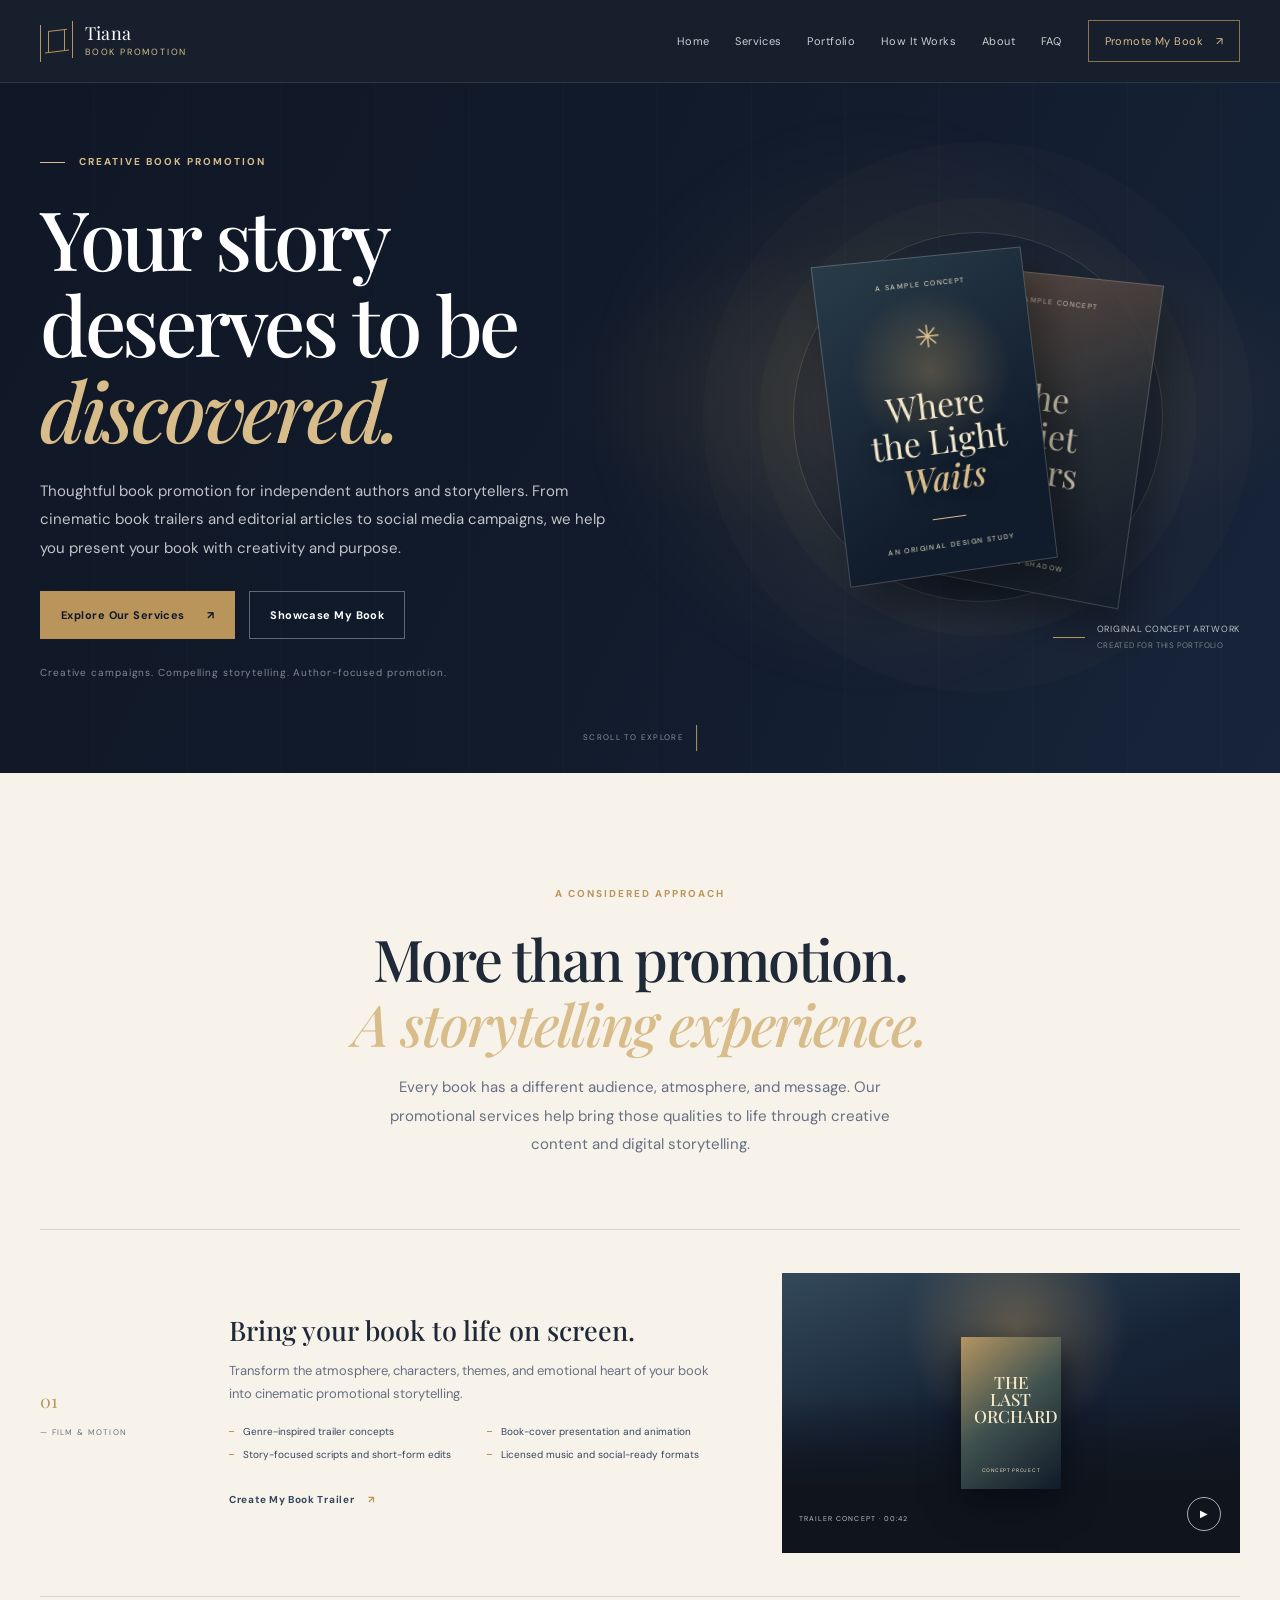
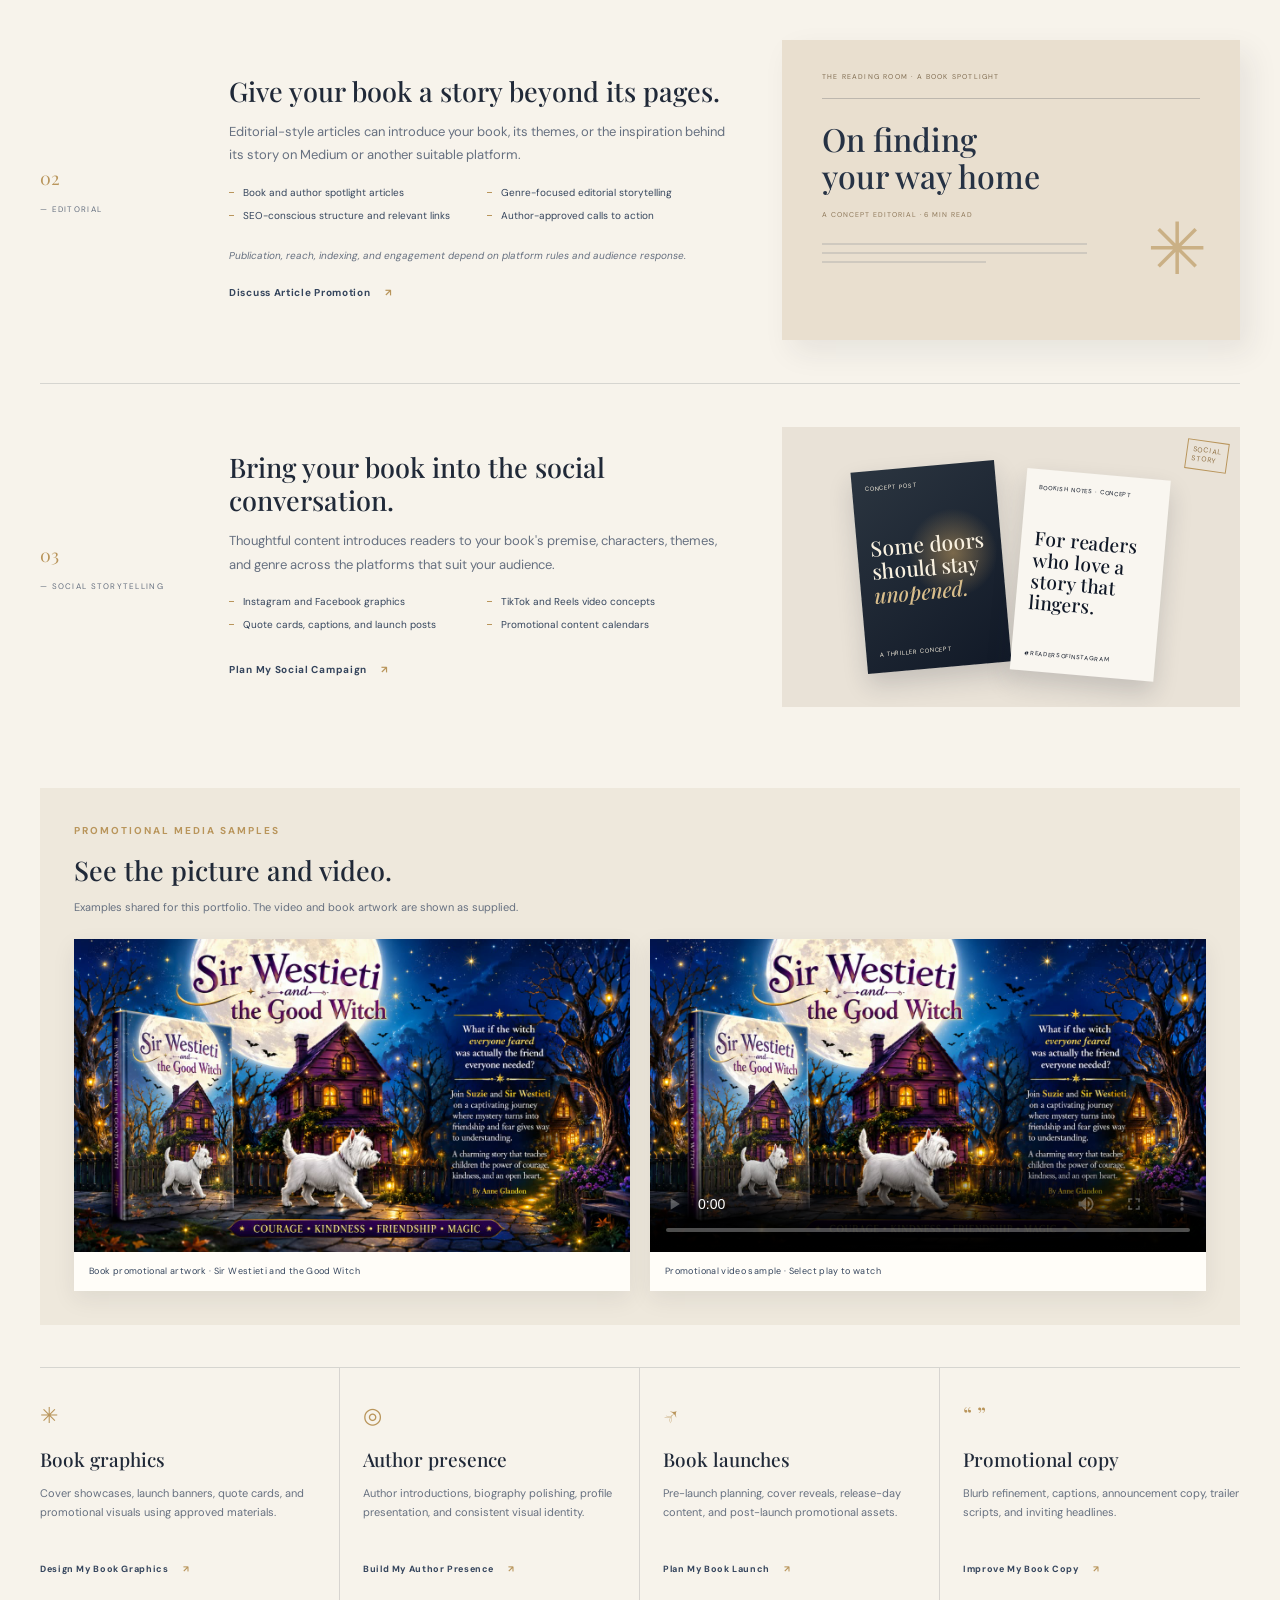
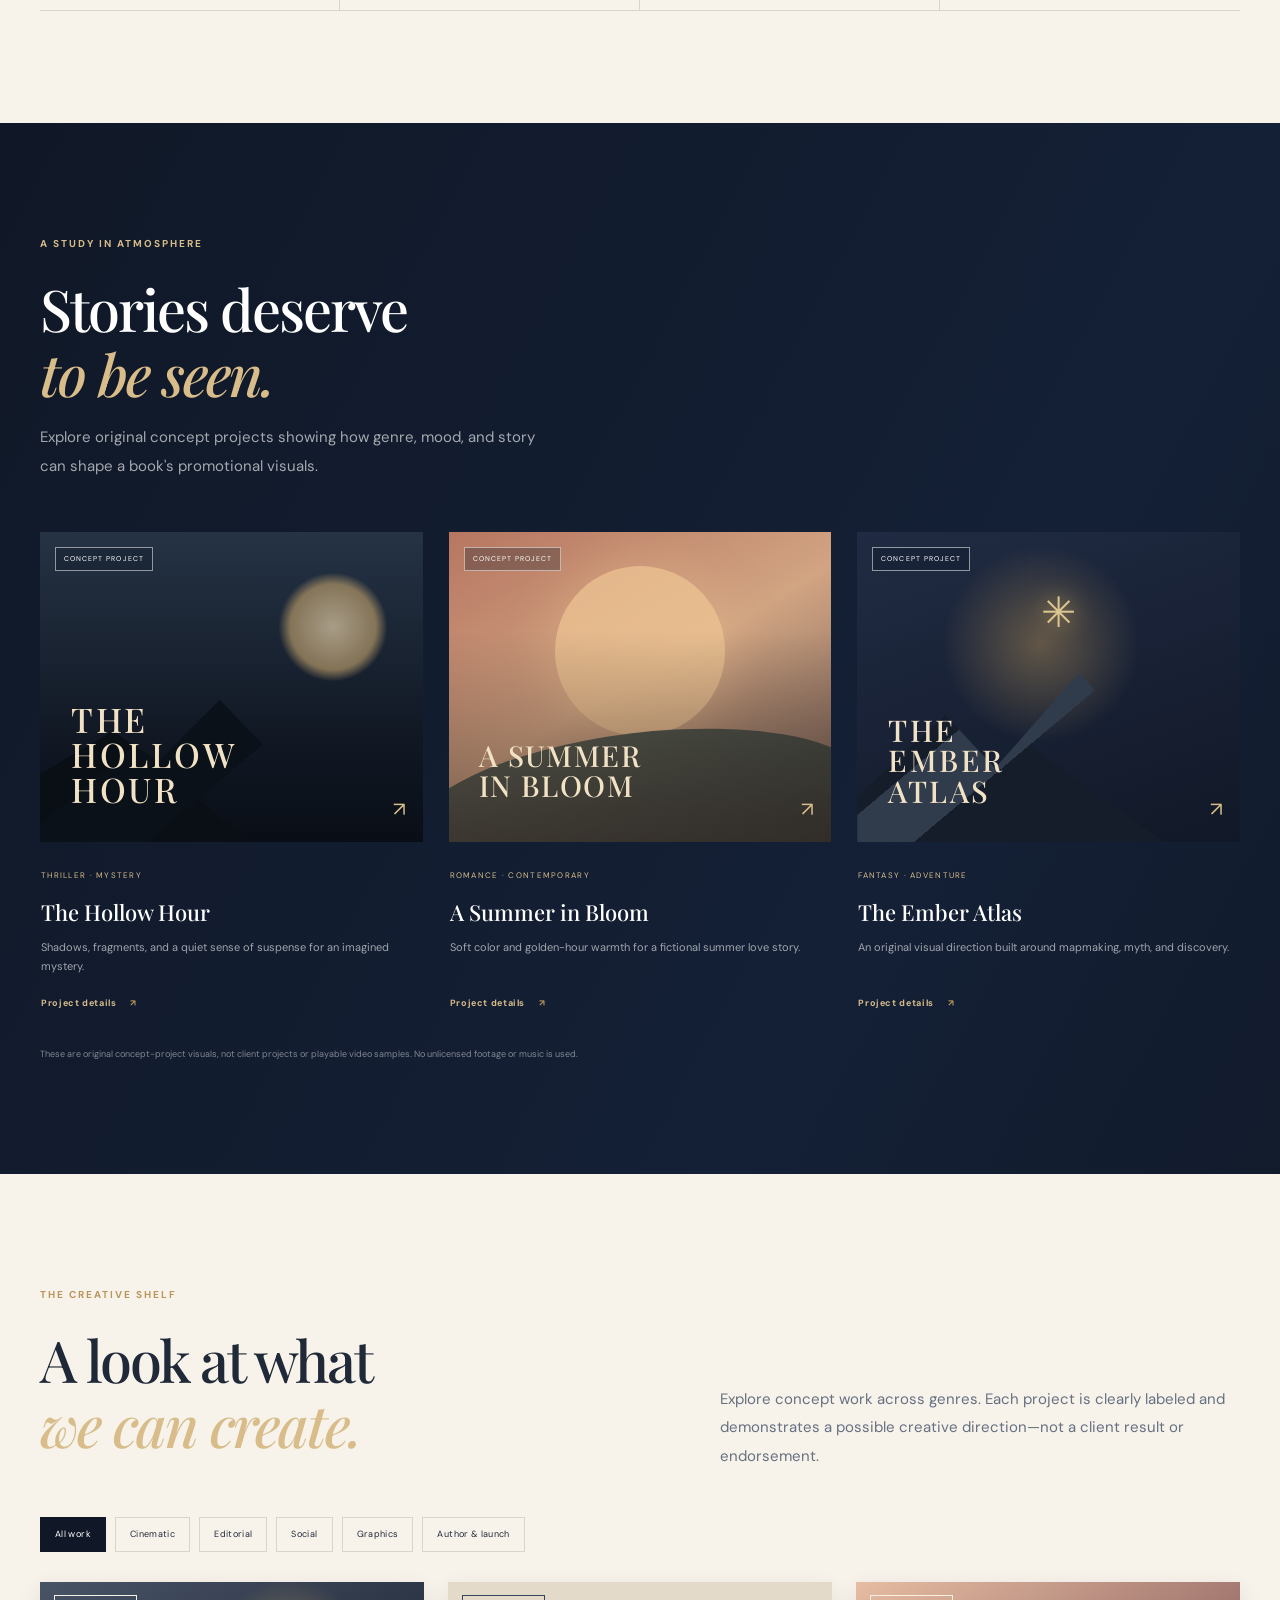
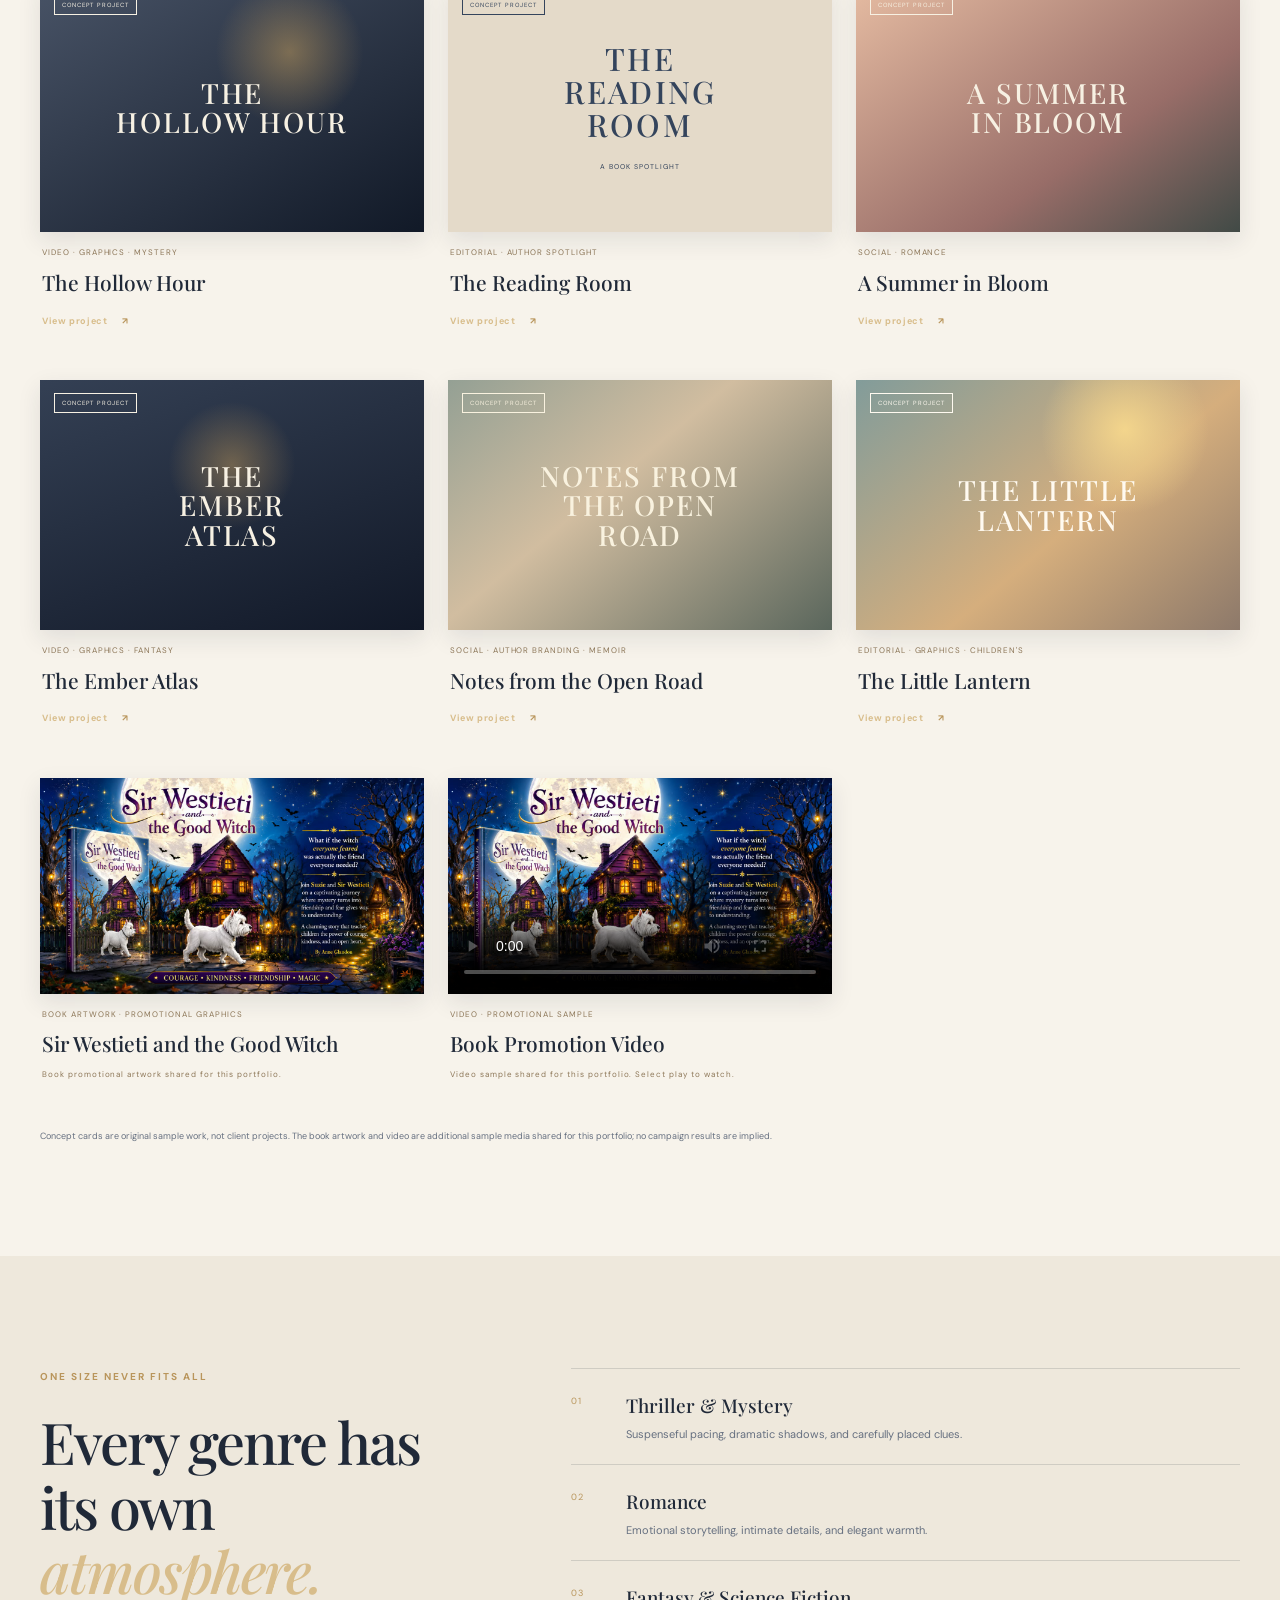
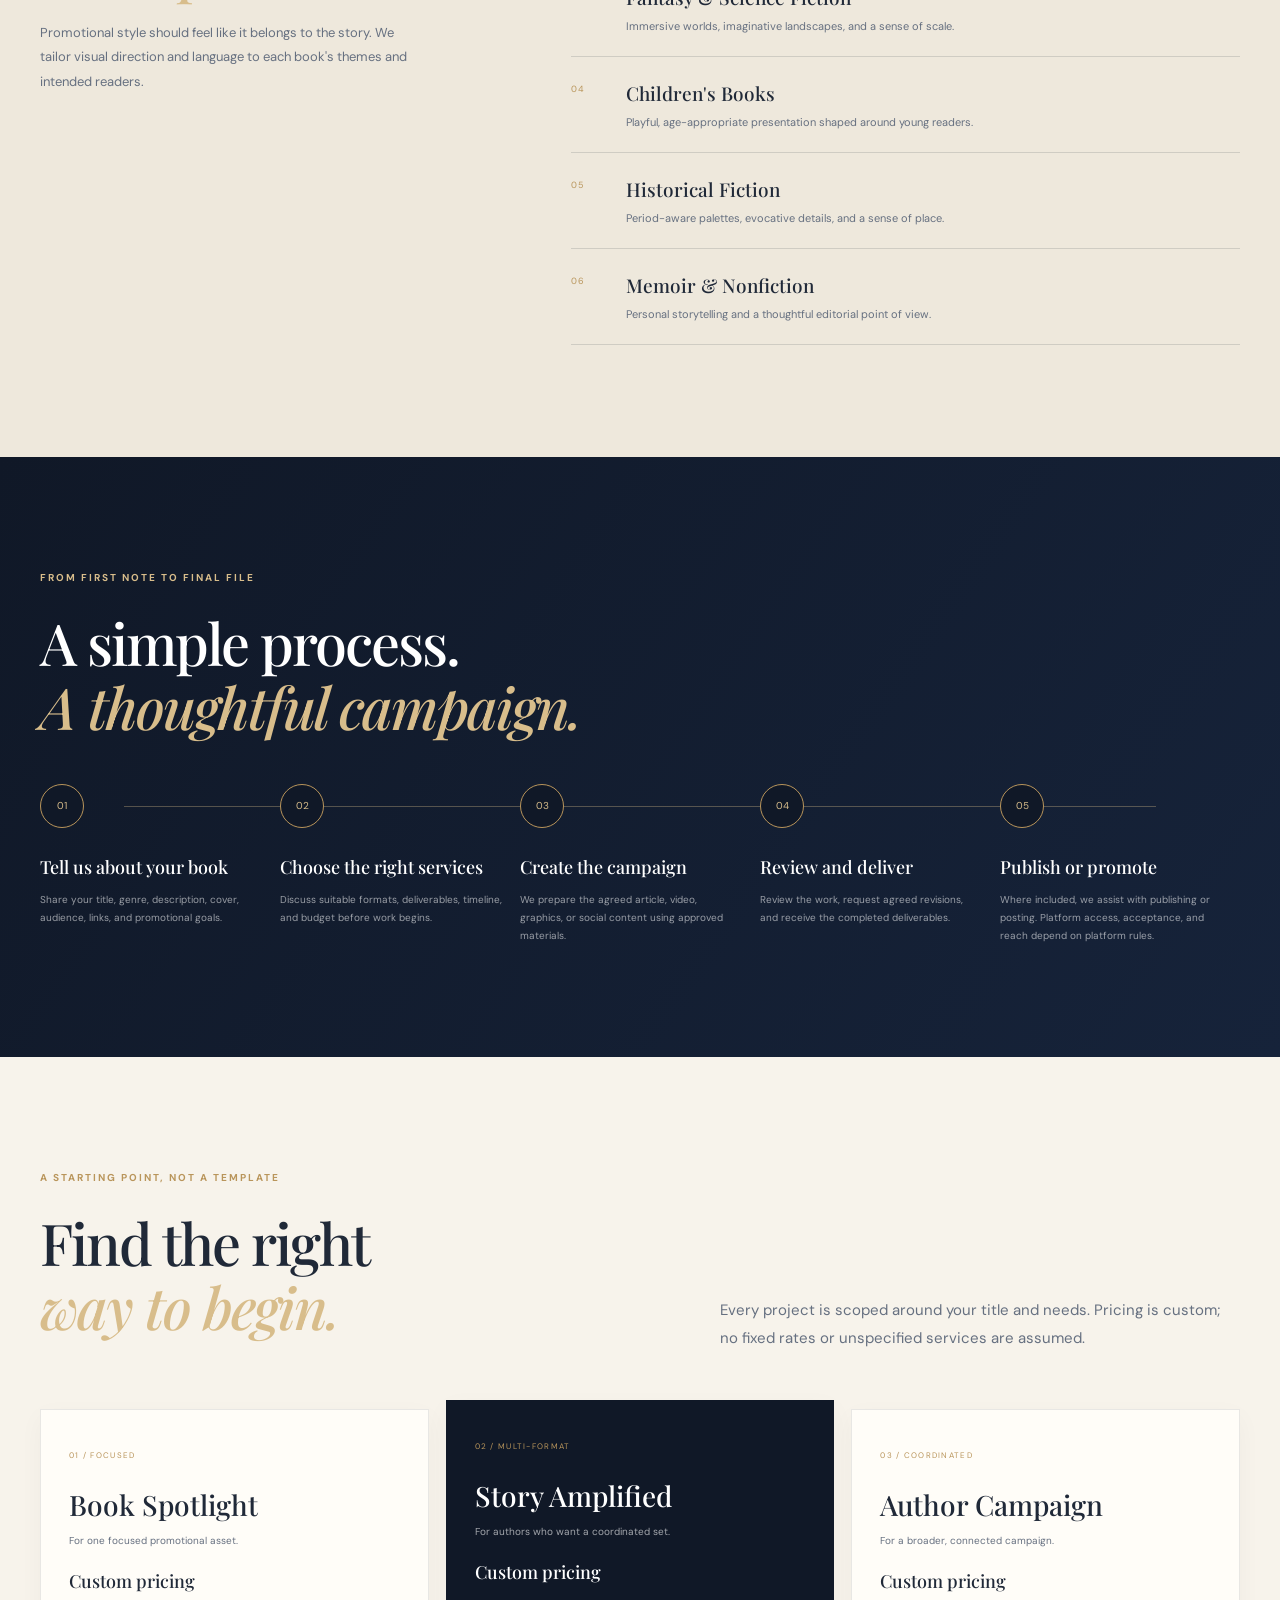
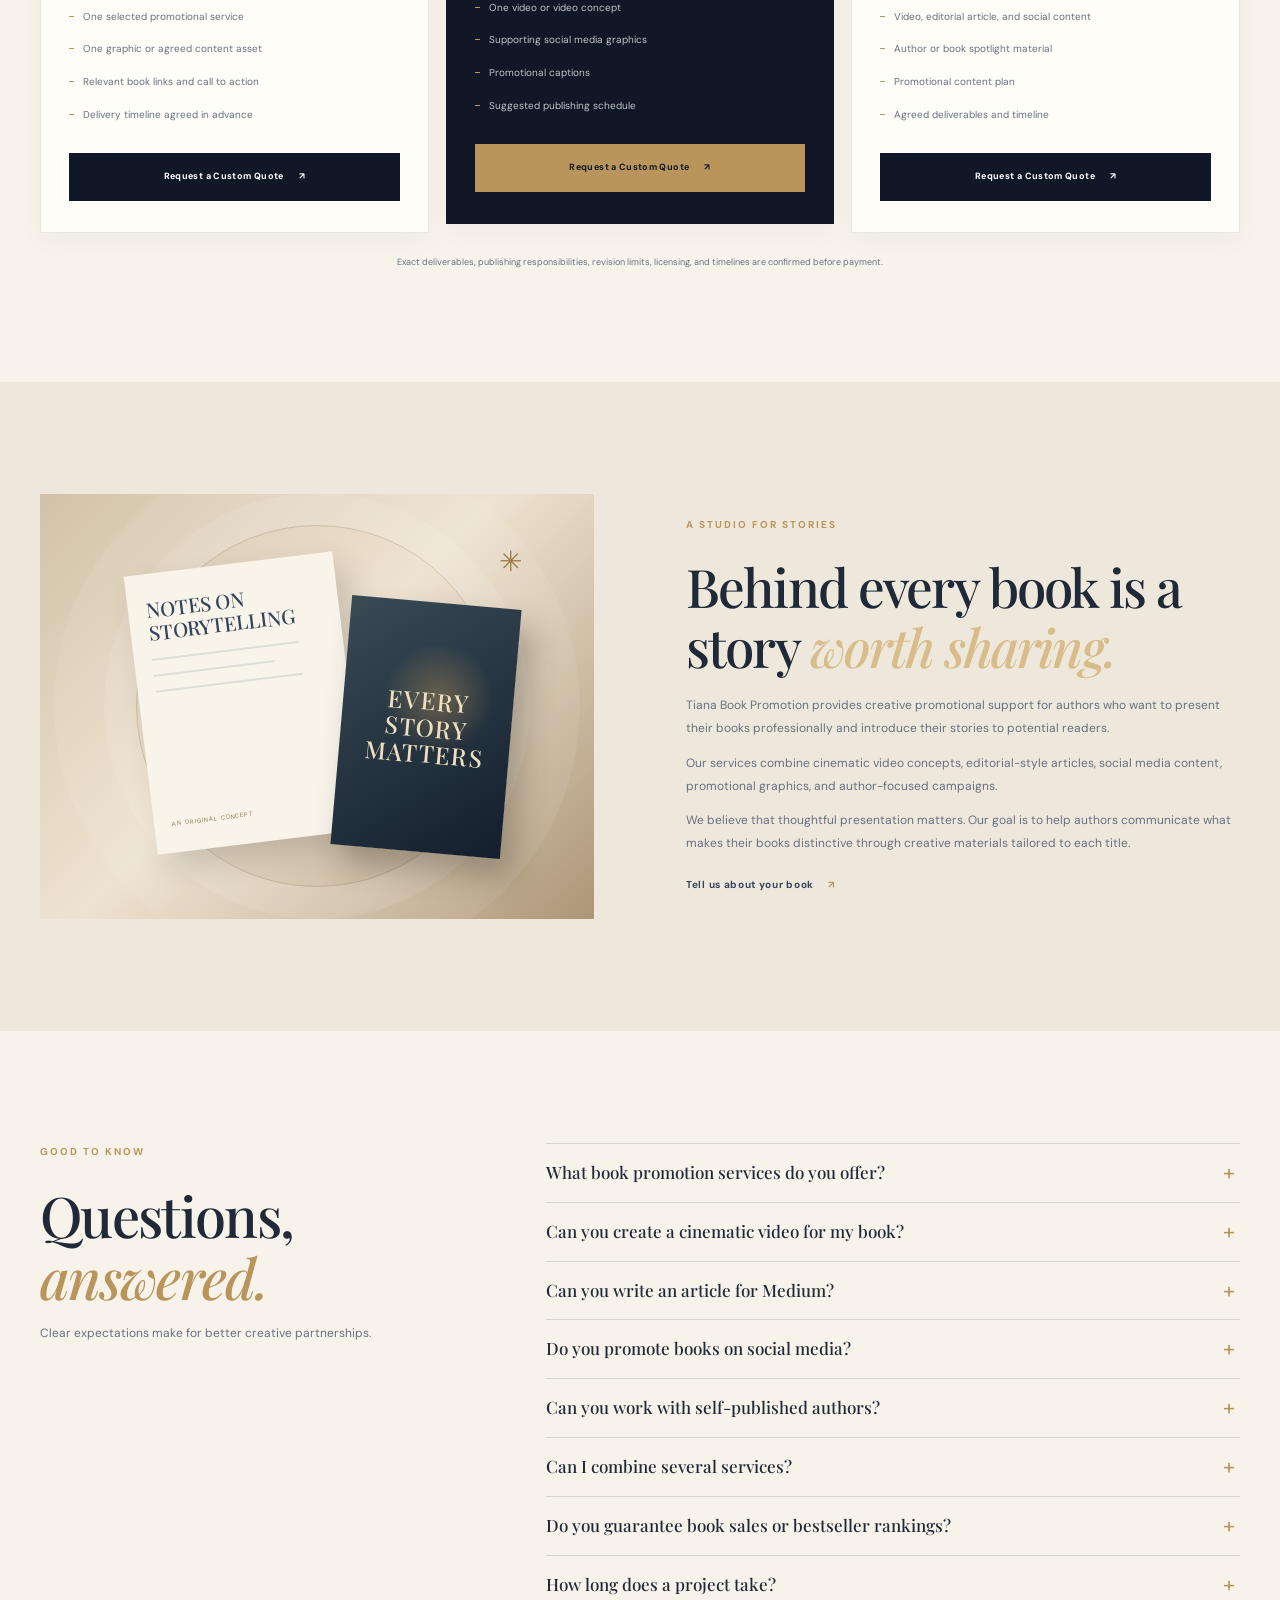
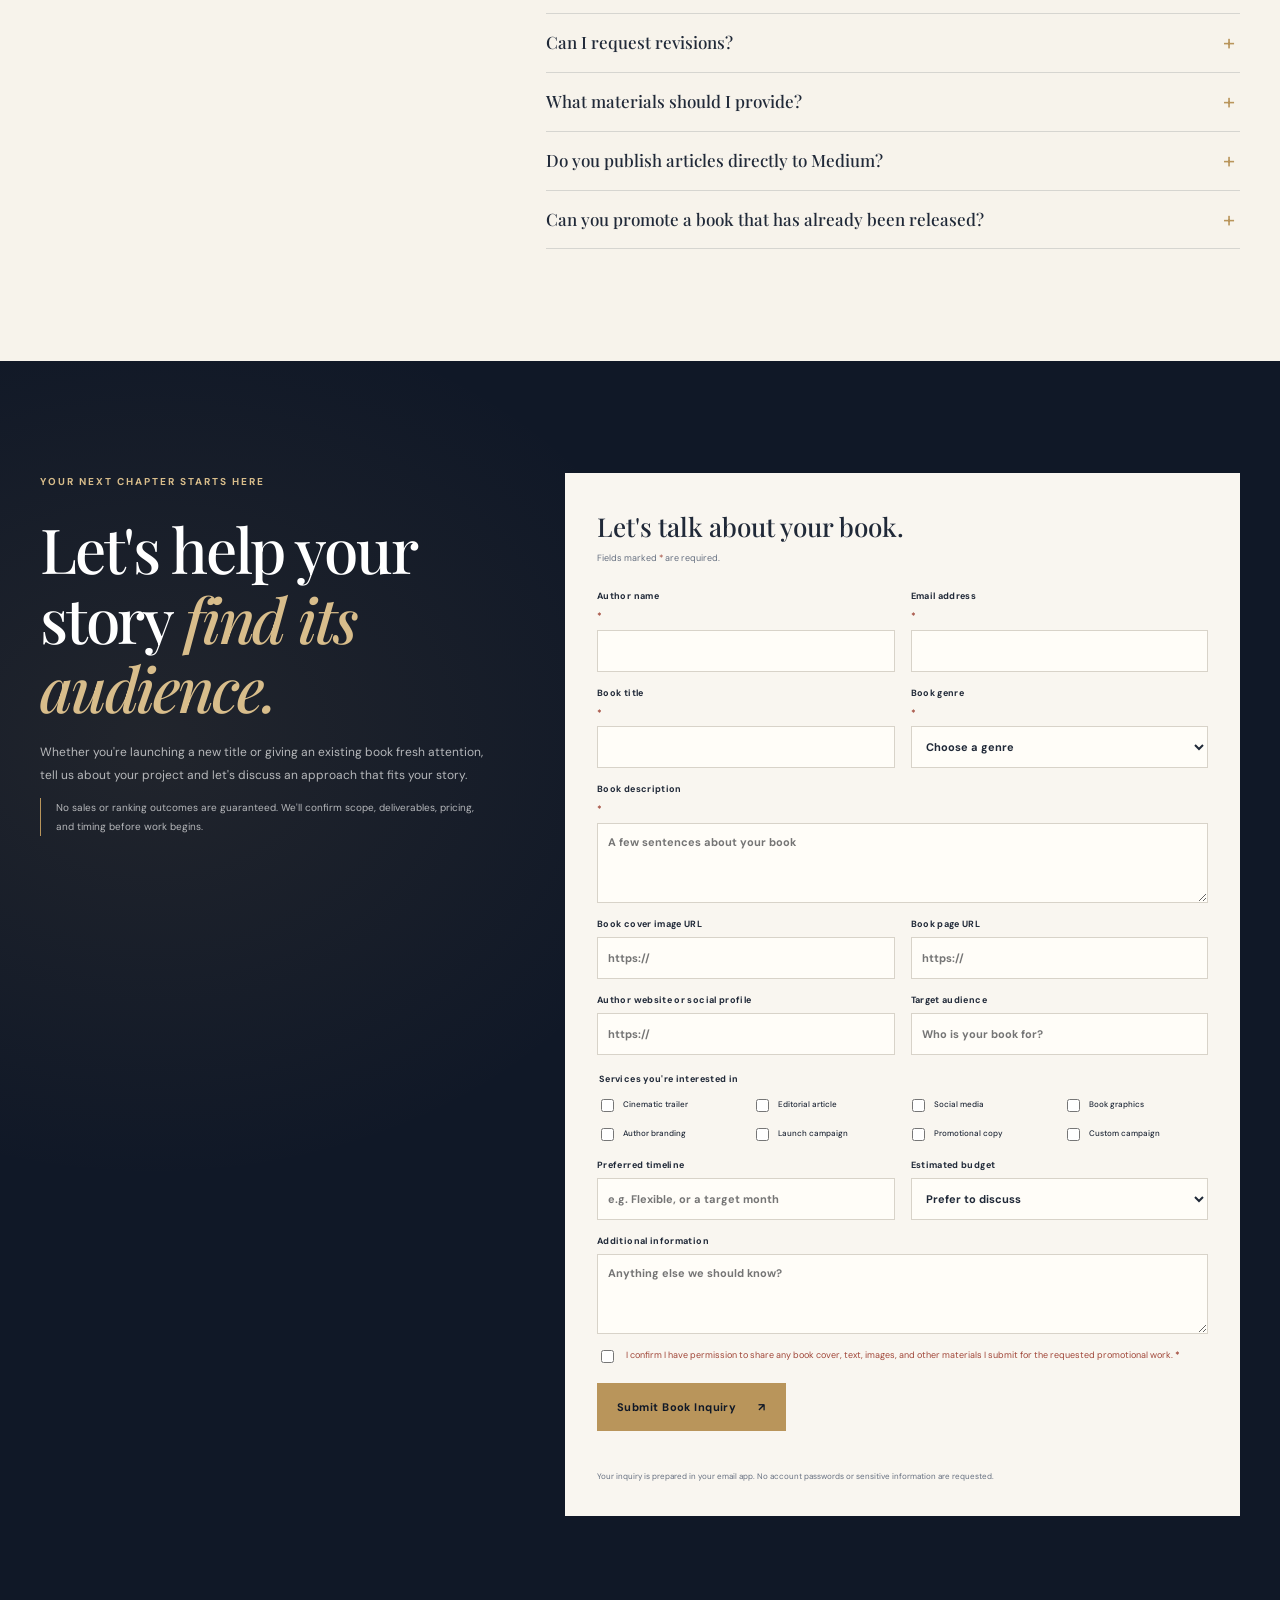
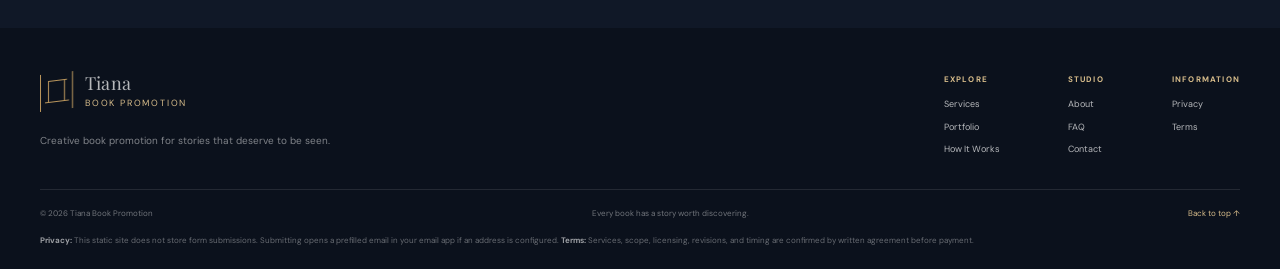
<file: projects/tiana-book-promotion/index.html>
<!doctype html>
<html lang="en">
<head>
  <meta charset="utf-8">
  <meta name="viewport" content="width=device-width, initial-scale=1">
  <meta name="theme-color" content="#101827">
  <meta name="description" content="Creative book promotion for independent authors. Discover cinematic book trailers, editorial articles, social campaigns, and thoughtful author-focused storytelling.">
  <meta property="og:type" content="website">
  <meta property="og:title" content="Tiana Book Promotion — Every Book Has a Story Worth Discovering">
  <meta property="og:description" content="Creative book promotion for stories that deserve to be seen.">
  <meta property="og:image" content="assets/social-card.svg">
  <meta name="twitter:card" content="summary_large_image">
  <meta name="twitter:title" content="Tiana Book Promotion">
  <meta name="twitter:description" content="Creative book promotion for stories that deserve to be seen.">
  <meta name="twitter:image" content="assets/social-card.svg">
  <title>Tiana Book Promotion | Every Book Has a Story Worth Discovering</title>
  <link rel="icon" href="assets/favicon.svg" type="image/svg+xml">
  <link rel="preconnect" href="https://fonts.googleapis.com">
  <link rel="preconnect" href="https://fonts.gstatic.com" crossorigin>
  <link href="https://fonts.googleapis.com/css2?family=DM+Sans:wght@400;500;600;700&family=Playfair+Display:ital,wght@0,500;0,600;0,700;1,500;1,600&display=swap" rel="stylesheet">
  <link rel="stylesheet" href="style.css">
  <script src="script.js" defer></script>
</head>
<body>
  <a class="skip-link" href="#main">Skip to content</a>
  <header class="site-header" id="home">
    <div class="nav-wrap">
      <a class="brand" href="#home" aria-label="Tiana Book Promotion home">
        <span class="brand-mark" aria-hidden="true"><span></span><span></span></span>
        <span class="brand-name">Tiana <i>Book Promotion</i></span>
      </a>
      <button class="menu-toggle" type="button" aria-expanded="false" aria-controls="site-nav" aria-label="Open navigation">
        <span></span><span></span>
      </button>
      <nav class="site-nav" id="site-nav" aria-label="Primary navigation">
        <a href="#home">Home</a><a href="#services">Services</a><a href="#portfolio">Portfolio</a>
        <a href="#process">How It Works</a><a href="#about">About</a><a href="#faq">FAQ</a>
        <a class="nav-cta" href="#contact">Promote My Book <span aria-hidden="true">↗</span></a>
      </nav>
    </div>
  </header>

  <main id="main">
    <section class="hero section-dark" aria-labelledby="hero-title">
      <div class="hero-glow"></div>
      <div class="hero-grid page-width">
        <div class="hero-copy">
          <p class="eyebrow eyebrow-gold"><span></span> Creative book promotion</p>
          <h1 id="hero-title">Your story deserves to be <em>discovered.</em></h1>
          <p class="hero-lede">Thoughtful book promotion for independent authors and storytellers. From cinematic book trailers and editorial articles to social media campaigns, we help you present your book with creativity and purpose.</p>
          <div class="hero-actions">
            <a class="button button-gold" href="#services">Explore Our Services <span aria-hidden="true">↗</span></a>
            <a class="button button-outline" href="#contact">Showcase My Book</a>
          </div>
          <p class="hero-note">Creative campaigns. Compelling storytelling. Author-focused promotion.</p>
        </div>
        <div class="hero-art" aria-label="Original concept book-cover artwork">
          <div class="hero-art-orbit"></div>
          <div class="book-scene">
            <div class="book-cover book-cover-back"><span class="cover-kicker">A SAMPLE CONCEPT</span><span class="cover-title">The<br>Quiet<br>Hours</span><span class="cover-author">A STORY IN SHADOW</span></div>
            <div class="book-cover book-cover-front"><span class="cover-kicker">A SAMPLE CONCEPT</span><span class="cover-symbol" aria-hidden="true">✳</span><span class="cover-title">Where<br>the Light<br><i>Waits</i></span><span class="cover-rule"></span><span class="cover-author">AN ORIGINAL DESIGN STUDY</span></div>
          </div>
          <div class="art-caption"><span class="caption-line"></span><span>Original concept artwork<br><small>Created for this portfolio</small></span></div>
          <span class="hero-side-note">WORDS INTO WORLDS · EST. FOR EVERY STORY</span>
        </div>
      </div>
      <a class="hero-scroll" href="#services"><span>Scroll to explore</span><i></i></a>
    </section>

    <section class="intro section-pad" id="services">
      <div class="page-width">
        <div class="section-heading intro-heading">
          <p class="eyebrow">A considered approach</p>
          <h2>More than promotion.<br><em>A storytelling experience.</em></h2>
          <p>Every book has a different audience, atmosphere, and message. Our promotional services help bring those qualities to life through creative content and digital storytelling.</p>
        </div>
        <div class="service-list">
          <article class="service-row">
            <div class="service-index">01 <span>— FILM &amp; MOTION</span></div>
            <div class="service-content"><h3>Bring your book to life on screen.</h3><p>Transform the atmosphere, characters, themes, and emotional heart of your book into cinematic promotional storytelling.</p><ul><li>Genre-inspired trailer concepts</li><li>Book-cover presentation and animation</li><li>Story-focused scripts and short-form edits</li><li>Licensed music and social-ready formats</li></ul><a class="text-link" href="#contact" data-service="Cinematic book trailer">Create My Book Trailer <span>↗</span></a></div>
            <div class="service-visual trailer-visual" aria-label="Original cinematic trailer concept artwork"><div class="visual-sky"></div><div class="visual-book"><span>THE<br>LAST<br>ORCHARD</span><small>CONCEPT PROJECT</small></div><span class="visual-play" aria-hidden="true">▶</span><span class="visual-label">TRAILER CONCEPT · 00:42</span></div>
          </article>
          <article class="service-row service-row-reverse">
            <div class="service-index">02 <span>— EDITORIAL</span></div>
            <div class="service-content"><h3>Give your book a story beyond its pages.</h3><p>Editorial-style articles can introduce your book, its themes, or the inspiration behind its story on Medium or another suitable platform.</p><ul><li>Book and author spotlight articles</li><li>Genre-focused editorial storytelling</li><li>SEO-conscious structure and relevant links</li><li>Author-approved calls to action</li></ul><p class="service-caveat">Publication, reach, indexing, and engagement depend on platform rules and audience response.</p><a class="text-link" href="#contact" data-service="Editorial article">Discuss Article Promotion <span>↗</span></a></div>
            <div class="editorial-visual" aria-label="Original editorial article layout concept"><span class="editorial-overline">THE READING ROOM · A BOOK SPOTLIGHT</span><span class="editorial-rule"></span><strong>On finding<br>your way home</strong><span class="editorial-byline">A CONCEPT EDITORIAL · 6 MIN READ</span><div class="editorial-lines"><i></i><i></i><i></i></div><span class="editorial-flower" aria-hidden="true">✳</span></div>
          </article>
          <article class="service-row">
            <div class="service-index">03 <span>— SOCIAL STORYTELLING</span></div>
            <div class="service-content"><h3>Bring your book into the social conversation.</h3><p>Thoughtful content introduces readers to your book's premise, characters, themes, and genre across the platforms that suit your audience.</p><ul><li>Instagram and Facebook graphics</li><li>TikTok and Reels video concepts</li><li>Quote cards, captions, and launch posts</li><li>Promotional content calendars</li></ul><a class="text-link" href="#contact" data-service="Social media promotion">Plan My Social Campaign <span>↗</span></a></div>
            <div class="social-visual" aria-label="Social campaign concept post previews"><div class="social-post post-one"><span>CONCEPT POST</span><strong>Some doors<br>should stay<br><i>unopened.</i></strong><small>A THRILLER CONCEPT</small></div><div class="social-post post-two"><span>BOOKISH NOTES · CONCEPT</span><strong>For readers who love a story that lingers.</strong><small>#READERSOFINSTAGRAM</small></div><span class="social-stamp">SOCIAL<br>STORY</span></div>
          </article>
          <div class="service-samples" aria-labelledby="service-samples-title">
            <div class="service-samples-heading">
              <p class="eyebrow">Promotional media samples</p>
              <h3 id="service-samples-title">See the picture and video.</h3>
              <p>Examples shared for this portfolio. The video and book artwork are shown as supplied.</p>
            </div>
            <div class="service-sample-grid">
              <figure class="service-sample">
                <img src="assets/sir-westieti-promotion.jpg" alt="Promotional artwork for Sir Westieti and the Good Witch by Anne Glandon" width="1280" height="720" loading="lazy">
                <figcaption>Book promotional artwork · <cite>Sir Westieti and the Good Witch</cite></figcaption>
              </figure>
              <figure class="service-sample">
                <video controls preload="metadata" playsinline poster="assets/sir-westieti-promotion.jpg" aria-label="Promotional video sample">
                  <source src="assets/book-promotion-sample.mp4" type="video/mp4">
                  Your browser does not support video playback. <a href="assets/book-promotion-sample.mp4">Open the video sample</a>.
                </video>
                <figcaption>Promotional video sample · Select play to watch</figcaption>
              </figure>
            </div>
          </div>
          <div class="service-more">
            <article><span class="mini-icon">✳</span><h3>Book graphics</h3><p>Cover showcases, launch banners, quote cards, and promotional visuals using approved materials.</p><a class="text-link" href="#contact" data-service="Book graphics">Design My Book Graphics <span>↗</span></a></article>
            <article><span class="mini-icon">◎</span><h3>Author presence</h3><p>Author introductions, biography polishing, profile presentation, and consistent visual identity.</p><a class="text-link" href="#contact" data-service="Author branding">Build My Author Presence <span>↗</span></a></article>
            <article><span class="mini-icon">↗</span><h3>Book launches</h3><p>Pre-launch planning, cover reveals, release-day content, and post-launch promotional assets.</p><a class="text-link" href="#contact" data-service="Book launch campaign">Plan My Book Launch <span>↗</span></a></article>
            <article><span class="mini-icon">“ ”</span><h3>Promotional copy</h3><p>Blurb refinement, captions, announcement copy, trailer scripts, and inviting headlines.</p><a class="text-link" href="#contact" data-service="Promotional copy">Improve My Book Copy <span>↗</span></a></article>
          </div>
        </div>
      </div>
    </section>

    <section class="showcase section-dark section-pad" id="showcase">
      <div class="page-width">
        <div class="section-heading section-heading-light">
          <p class="eyebrow eyebrow-gold">A study in atmosphere</p>
          <h2>Stories deserve<br><em>to be seen.</em></h2>
          <p>Explore original concept projects showing how genre, mood, and story can shape a book's promotional visuals.</p>
        </div>
        <div class="showcase-grid">
          <article class="showcase-card">
            <button class="showcase-image thriller-art" type="button" data-project="thriller" aria-label="View thriller concept project details"><span class="concept-badge">CONCEPT PROJECT</span><span class="showcase-moon"></span><span class="showcase-silhouette"></span><span class="showcase-title">THE<br>HOLLOW<br>HOUR</span><span class="showcase-play" aria-hidden="true">↗</span></button>
            <div class="showcase-meta"><span>THRILLER · MYSTERY</span><h3>The Hollow Hour</h3><p>Shadows, fragments, and a quiet sense of suspense for an imagined mystery.</p><button class="detail-link" type="button" data-project="thriller">Project details <span>↗</span></button></div>
          </article>
          <article class="showcase-card">
            <button class="showcase-image romance-art" type="button" data-project="romance" aria-label="View romance concept project details"><span class="concept-badge">CONCEPT PROJECT</span><span class="romance-sun"></span><span class="romance-line"></span><span class="showcase-title">A SUMMER<br>IN BLOOM</span><span class="showcase-play" aria-hidden="true">↗</span></button>
            <div class="showcase-meta"><span>ROMANCE · CONTEMPORARY</span><h3>A Summer in Bloom</h3><p>Soft color and golden-hour warmth for a fictional summer love story.</p><button class="detail-link" type="button" data-project="romance">Project details <span>↗</span></button></div>
          </article>
          <article class="showcase-card">
            <button class="showcase-image fantasy-art" type="button" data-project="fantasy" aria-label="View fantasy concept project details"><span class="concept-badge">CONCEPT PROJECT</span><span class="fantasy-star">✳</span><span class="fantasy-mountain"></span><span class="showcase-title">THE<br>EMBER<br>ATLAS</span><span class="showcase-play" aria-hidden="true">↗</span></button>
            <div class="showcase-meta"><span>FANTASY · ADVENTURE</span><h3>The Ember Atlas</h3><p>An original visual direction built around mapmaking, myth, and discovery.</p><button class="detail-link" type="button" data-project="fantasy">Project details <span>↗</span></button></div>
          </article>
        </div>
        <p class="showcase-note">These are original concept-project visuals, not client projects or playable video samples. No unlicensed footage or music is used.</p>
      </div>
    </section>

    <section class="portfolio section-pad" id="portfolio">
      <div class="page-width">
        <div class="section-heading split-heading">
          <div><p class="eyebrow">The creative shelf</p><h2>A look at what<br><em>we can create.</em></h2></div>
          <p>Explore concept work across genres. Each project is clearly labeled and demonstrates a possible creative direction—not a client result or endorsement.</p>
        </div>
        <div class="portfolio-filters" role="group" aria-label="Filter portfolio by category">
          <button class="filter-button is-active" type="button" data-filter="all" aria-pressed="true">All work</button>
          <button class="filter-button" type="button" data-filter="video" aria-pressed="false">Cinematic</button>
          <button class="filter-button" type="button" data-filter="editorial" aria-pressed="false">Editorial</button>
          <button class="filter-button" type="button" data-filter="social" aria-pressed="false">Social</button>
          <button class="filter-button" type="button" data-filter="graphics" aria-pressed="false">Graphics</button>
          <button class="filter-button" type="button" data-filter="author" aria-pressed="false">Author &amp; launch</button>
        </div>
        <div class="portfolio-grid">
          <article class="portfolio-card" data-category="video graphics" data-project="thriller"><button class="portfolio-art art-thriller" type="button" aria-label="View The Hollow Hour concept project"><span>CONCEPT PROJECT</span><strong>THE<br>HOLLOW HOUR</strong></button><div><p>VIDEO · GRAPHICS · MYSTERY</p><h3>The Hollow Hour</h3><button class="detail-link" type="button" data-project="thriller">View project <span>↗</span></button></div></article>
          <article class="portfolio-card" data-category="editorial author" data-project="editorial"><button class="portfolio-art art-editorial" type="button" aria-label="View The Reading Room concept project"><span>CONCEPT PROJECT</span><strong>THE<br>READING<br>ROOM</strong><small>A BOOK SPOTLIGHT</small></button><div><p>EDITORIAL · AUTHOR SPOTLIGHT</p><h3>The Reading Room</h3><button class="detail-link" type="button" data-project="editorial">View project <span>↗</span></button></div></article>
          <article class="portfolio-card" data-category="social graphics" data-project="romance"><button class="portfolio-art art-romance" type="button" aria-label="View A Summer in Bloom concept project"><span>CONCEPT PROJECT</span><strong>A SUMMER<br>IN BLOOM</strong></button><div><p>SOCIAL · ROMANCE</p><h3>A Summer in Bloom</h3><button class="detail-link" type="button" data-project="romance">View project <span>↗</span></button></div></article>
          <article class="portfolio-card" data-category="video graphics" data-project="fantasy"><button class="portfolio-art art-fantasy" type="button" aria-label="View The Ember Atlas concept project"><span>CONCEPT PROJECT</span><strong>THE<br>EMBER<br>ATLAS</strong></button><div><p>VIDEO · GRAPHICS · FANTASY</p><h3>The Ember Atlas</h3><button class="detail-link" type="button" data-project="fantasy">View project <span>↗</span></button></div></article>
          <article class="portfolio-card" data-category="social author" data-project="memoir"><button class="portfolio-art art-memoir" type="button" aria-label="View Notes from the Open Road concept project"><span>CONCEPT PROJECT</span><strong>NOTES FROM<br>THE OPEN<br>ROAD</strong></button><div><p>SOCIAL · AUTHOR BRANDING · MEMOIR</p><h3>Notes from the Open Road</h3><button class="detail-link" type="button" data-project="memoir">View project <span>↗</span></button></div></article>
          <article class="portfolio-card" data-category="editorial graphics" data-project="children"><button class="portfolio-art art-children" type="button" aria-label="View The Little Lantern concept project"><span>CONCEPT PROJECT</span><strong>THE LITTLE<br>LANTERN</strong></button><div><p>EDITORIAL · GRAPHICS · CHILDREN'S</p><h3>The Little Lantern</h3><button class="detail-link" type="button" data-project="children">View project <span>↗</span></button></div></article>
          <article class="portfolio-card portfolio-media-card" data-category="graphics">
            <figure class="portfolio-media">
              <img src="assets/sir-westieti-promotion.jpg" alt="Promotional artwork for Sir Westieti and the Good Witch by Anne Glandon" width="1280" height="720" loading="lazy">
            </figure>
            <div><p>BOOK ARTWORK · PROMOTIONAL GRAPHICS</p><h3>Sir Westieti and the Good Witch</h3><p>Book promotional artwork shared for this portfolio.</p></div>
          </article>
          <article class="portfolio-card portfolio-media-card" data-category="video">
            <figure class="portfolio-media">
              <video controls preload="metadata" playsinline poster="assets/sir-westieti-promotion.jpg" aria-label="Promotional video sample">
                <source src="assets/book-promotion-sample.mp4" type="video/mp4">
                Your browser does not support video playback. <a href="assets/book-promotion-sample.mp4">Open the video sample</a>.
              </video>
            </figure>
            <div><p>VIDEO · PROMOTIONAL SAMPLE</p><h3>Book Promotion Video</h3><p>Video sample shared for this portfolio. Select play to watch.</p></div>
          </article>
        </div>
        <p class="portfolio-note">Concept cards are original sample work, not client projects. The book artwork and video are additional sample media shared for this portfolio; no campaign results are implied.</p>
      </div>
    </section>

    <section class="genres section-pad">
      <div class="page-width genre-layout">
        <div class="genre-intro"><p class="eyebrow">One size never fits all</p><h2>Every genre has<br>its own <em>atmosphere.</em></h2><p>Promotional style should feel like it belongs to the story. We tailor visual direction and language to each book's themes and intended readers.</p></div>
        <div class="genre-list">
          <article><span>01</span><h3>Thriller &amp; Mystery</h3><p>Suspenseful pacing, dramatic shadows, and carefully placed clues.</p></article>
          <article><span>02</span><h3>Romance</h3><p>Emotional storytelling, intimate details, and elegant warmth.</p></article>
          <article><span>03</span><h3>Fantasy &amp; Science Fiction</h3><p>Immersive worlds, imaginative landscapes, and a sense of scale.</p></article>
          <article><span>04</span><h3>Children's Books</h3><p>Playful, age-appropriate presentation shaped around young readers.</p></article>
          <article><span>05</span><h3>Historical Fiction</h3><p>Period-aware palettes, evocative details, and a sense of place.</p></article>
          <article><span>06</span><h3>Memoir &amp; Nonfiction</h3><p>Personal storytelling and a thoughtful editorial point of view.</p></article>
        </div>
      </div>
    </section>

    <section class="process section-dark section-pad" id="process">
      <div class="page-width">
        <div class="section-heading section-heading-light">
          <p class="eyebrow eyebrow-gold">From first note to final file</p>
          <h2>A simple process.<br><em>A thoughtful campaign.</em></h2>
        </div>
        <ol class="process-list">
          <li><span>01</span><div><h3>Tell us about your book</h3><p>Share your title, genre, description, cover, audience, links, and promotional goals.</p></div></li>
          <li><span>02</span><div><h3>Choose the right services</h3><p>Discuss suitable formats, deliverables, timeline, and budget before work begins.</p></div></li>
          <li><span>03</span><div><h3>Create the campaign</h3><p>We prepare the agreed article, video, graphics, or social content using approved materials.</p></div></li>
          <li><span>04</span><div><h3>Review and deliver</h3><p>Review the work, request agreed revisions, and receive the completed deliverables.</p></div></li>
          <li><span>05</span><div><h3>Publish or promote</h3><p>Where included, we assist with publishing or posting. Platform access, acceptance, and reach depend on platform rules.</p></div></li>
        </ol>
      </div>
    </section>

    <section class="packages section-pad">
      <div class="page-width">
        <div class="section-heading split-heading"><div><p class="eyebrow">A starting point, not a template</p><h2>Find the right<br><em>way to begin.</em></h2></div><p>Every project is scoped around your title and needs. Pricing is custom; no fixed rates or unspecified services are assumed.</p></div>
        <div class="package-grid">
          <article class="package-card"><span class="package-number">01 / FOCUSED</span><h3>Book Spotlight</h3><p class="package-for">For one focused promotional asset.</p><p class="package-price">Custom pricing</p><ul><li>One selected promotional service</li><li>One graphic or agreed content asset</li><li>Relevant book links and call to action</li><li>Delivery timeline agreed in advance</li></ul><a class="button button-dark" href="#contact" data-package="Book Spotlight">Request a Custom Quote <span>↗</span></a></article>
          <article class="package-card package-featured"><span class="package-number">02 / MULTI-FORMAT</span><h3>Story Amplified</h3><p class="package-for">For authors who want a coordinated set.</p><p class="package-price">Custom pricing</p><ul><li>One video or video concept</li><li>Supporting social media graphics</li><li>Promotional captions</li><li>Suggested publishing schedule</li></ul><a class="button button-gold" href="#contact" data-package="Story Amplified">Request a Custom Quote <span>↗</span></a></article>
          <article class="package-card"><span class="package-number">03 / COORDINATED</span><h3>Author Campaign</h3><p class="package-for">For a broader, connected campaign.</p><p class="package-price">Custom pricing</p><ul><li>Video, editorial article, and social content</li><li>Author or book spotlight material</li><li>Promotional content plan</li><li>Agreed deliverables and timeline</li></ul><a class="button button-dark" href="#contact" data-package="Author Campaign">Request a Custom Quote <span>↗</span></a></article>
        </div>
        <p class="package-disclaimer">Exact deliverables, publishing responsibilities, revision limits, licensing, and timelines are confirmed before payment.</p>
      </div>
    </section>

    <section class="about section-pad" id="about">
      <div class="page-width about-grid">
        <div class="about-art" aria-label="Original concept artwork featuring a book and editorial notes"><div class="about-paper"><span>NOTES ON<br>STORYTELLING</span><i></i><i></i><i></i><small>AN ORIGINAL CONCEPT</small></div><div class="about-book"><span>EVERY<br>STORY<br>MATTERS</span></div><span class="about-spark">✳</span></div>
        <div class="about-copy"><p class="eyebrow">A studio for stories</p><h2>Behind every book is a story <em>worth sharing.</em></h2><p>Tiana Book Promotion provides creative promotional support for authors who want to present their books professionally and introduce their stories to potential readers.</p><p>Our services combine cinematic video concepts, editorial-style articles, social media content, promotional graphics, and author-focused campaigns.</p><p>We believe that thoughtful presentation matters. Our goal is to help authors communicate what makes their books distinctive through creative materials tailored to each title.</p><a class="text-link" href="#contact">Tell us about your book <span>↗</span></a></div>
      </div>
    </section>

    <section class="faq section-pad" id="faq">
      <div class="page-width faq-layout">
        <div><p class="eyebrow">Good to know</p><h2>Questions, <em>answered.</em></h2><p class="faq-intro">Clear expectations make for better creative partnerships.</p></div>
        <div class="faq-list">
          <details><summary>What book promotion services do you offer?</summary><p>Cinematic promotional video concepts, editorial articles, social media content, book graphics, author branding, launch campaigns, and promotional copy.</p></details>
          <details><summary>Can you create a cinematic video for my book?</summary><p>Yes. We can create a promotional storytelling asset shaped around your book's atmosphere and genre. Specific formats and deliverables are agreed before work begins.</p></details>
          <details><summary>Can you write an article for Medium?</summary><p>We can prepare an editorial-style article for Medium or another suitable platform. Publication acceptance, reach, indexing, and engagement are subject to platform rules and audience response.</p></details>
          <details><summary>Do you promote books on social media?</summary><p>We create social graphics, captions, short-form video concepts, and content plans. Posting and platform account access are included only when specifically agreed.</p></details>
          <details><summary>Can you work with self-published authors?</summary><p>Yes. Services are available to independent, self-published, emerging, and established authors.</p></details>
          <details><summary>Can I combine several services?</summary><p>Yes. Custom campaigns can combine services that suit your title, audience, goals, and budget, subject to review and agreement.</p></details>
          <details><summary>Do you guarantee book sales or bestseller rankings?</summary><p>No. Sales, rankings, reach, and audience response vary. No specific result is guaranteed.</p></details>
          <details><summary>How long does a project take?</summary><p>Timing depends on the agreed deliverables and scope. A timeline is confirmed before work begins.</p></details>
          <details><summary>Can I request revisions?</summary><p>Revision rounds and what they cover are agreed as part of the project scope before payment.</p></details>
          <details><summary>What materials should I provide?</summary><p>Usually your book title, description, genre, approved cover and images, book links, target audience, and goals. Please only share materials you have permission to use.</p></details>
          <details><summary>Do you publish articles directly to Medium?</summary><p>Only when publishing assistance is included and agreed. Publication is subject to the platform's rules and acceptance.</p></details>
          <details><summary>Can you promote a book that has already been released?</summary><p>Yes. We can discuss a fresh spotlight or campaign for an existing title.</p></details>
        </div>
      </div>
    </section>

    <section class="contact section-dark section-pad" id="contact">
      <div class="page-width contact-grid">
        <div class="contact-copy"><p class="eyebrow eyebrow-gold">Your next chapter starts here</p><h2>Let's help your story <em>find its audience.</em></h2><p>Whether you're launching a new title or giving an existing book fresh attention, tell us about your project and let's discuss an approach that fits your story.</p><p class="contact-note">No sales or ranking outcomes are guaranteed. We'll confirm scope, deliverables, pricing, and timing before work begins.</p></div>
        <form class="inquiry-form" id="inquiry-form" novalidate>
          <div class="form-heading"><h3>Let's talk about your book.</h3><p>Fields marked <span aria-hidden="true">*</span> are required.</p></div>
          <div class="form-grid">
            <label>Author name <span>*</span><input name="authorName" autocomplete="name" required></label>
            <label>Email address <span>*</span><input name="email" type="email" autocomplete="email" required></label>
            <label>Book title <span>*</span><input name="bookTitle" required></label>
            <label>Book genre <span>*</span><select name="genre" required><option value="">Choose a genre</option><option>Thriller / Mystery</option><option>Romance</option><option>Fantasy / Science Fiction</option><option>Children's</option><option>Historical Fiction</option><option>Memoir / Nonfiction</option><option>Other</option></select></label>
            <label class="full-field">Book description <span>*</span><textarea name="description" rows="3" required placeholder="A few sentences about your book"></textarea></label>
            <label>Book cover image URL<input name="coverUrl" type="url" placeholder="https://"></label>
            <label>Book page URL<input name="bookUrl" type="url" placeholder="https://"></label>
            <label>Author website or social profile<input name="authorUrl" type="url" placeholder="https://"></label>
            <label>Target audience<input name="audience" placeholder="Who is your book for?"></label>
            <fieldset class="full-field service-options"><legend>Services you're interested in</legend>
              <label><input type="checkbox" name="services" value="Cinematic book trailer"> Cinematic trailer</label>
              <label><input type="checkbox" name="services" value="Editorial article"> Editorial article</label>
              <label><input type="checkbox" name="services" value="Social media promotion"> Social media</label>
              <label><input type="checkbox" name="services" value="Book graphics"> Book graphics</label>
              <label><input type="checkbox" name="services" value="Author branding"> Author branding</label>
              <label><input type="checkbox" name="services" value="Book launch campaign"> Launch campaign</label>
              <label><input type="checkbox" name="services" value="Promotional copy"> Promotional copy</label>
              <label><input type="checkbox" name="services" value="Custom campaign"> Custom campaign</label>
            </fieldset>
            <label>Preferred timeline<input name="timeline" placeholder="e.g. Flexible, or a target month"></label>
            <label>Estimated budget<select name="budget"><option value="">Prefer to discuss</option><option>Under $250</option><option>$250–$500</option><option>$500–$1,000</option><option>$1,000+</option><option>Not sure yet</option></select></label>
            <label class="full-field">Additional information<textarea name="additional" rows="3" placeholder="Anything else we should know?"></textarea></label>
            <label class="permission full-field"><input type="checkbox" name="permission" required><span>I confirm I have permission to share any book cover, text, images, and other materials I submit for the requested promotional work. <b>*</b></span></label>
          </div>
          <button class="button button-gold submit-button" type="submit">Submit Book Inquiry <span aria-hidden="true">↗</span></button>
          <p class="form-status" id="form-status" role="status" aria-live="polite"></p>
          <p class="form-privacy">Your inquiry is prepared in your email app. No account passwords or sensitive information are requested.</p>
        </form>
      </div>
    </section>
  </main>

  <footer class="site-footer">
    <div class="page-width footer-main">
      <div class="footer-brand"><a class="brand" href="#home"><span class="brand-mark" aria-hidden="true"><span></span><span></span></span><span class="brand-name">Tiana <i>Book Promotion</i></span></a><p>Creative book promotion for stories that deserve to be seen.</p></div>
      <div class="footer-links"><div><strong>Explore</strong><a href="#services">Services</a><a href="#portfolio">Portfolio</a><a href="#process">How It Works</a></div><div><strong>Studio</strong><a href="#about">About</a><a href="#faq">FAQ</a><a href="#contact">Contact</a></div><div><strong>Information</strong><a href="#privacy">Privacy</a><a href="#terms">Terms</a></div></div>
    </div>
    <div class="footer-bottom page-width"><span>© <span id="current-year"></span> Tiana Book Promotion</span><span>Every book has a story worth discovering.</span><a href="#home">Back to top ↑</a></div>
    <div class="policy-note page-width" id="privacy"><strong>Privacy:</strong> This static site does not store form submissions. Submitting opens a prefilled email in your email app if an address is configured. <span id="terms"><strong>Terms:</strong> Services, scope, licensing, revisions, and timing are confirmed by written agreement before payment.</span></div>
  </footer>

  <dialog class="project-dialog" id="project-dialog" aria-labelledby="dialog-title">
    <button class="dialog-close" type="button" aria-label="Close project details">×</button>
    <p class="eyebrow">Concept project · Sample work</p>
    <h2 id="dialog-title"></h2>
    <p class="dialog-genre"></p>
    <div class="dialog-body"></div>
    <a class="button button-dark dialog-cta" href="#contact">Discuss a project <span>↗</span></a>
  </dialog>
</body>
</html>
</file>
<file: projects/tiana-book-promotion/style.css>
:root {
  --navy:#101827;
  --navy-soft:#182338;
  --gold:#b9955b;
  --gold-pale:#d8bd8b;
  --ivory:#f7f3eb;
  --white:#fff;
  --slate:#34445c;
  --ink:#202938;
  --muted:#667080;
  --line:rgba(32,41,56,.15);
  --serif:'Playfair Display',Georgia,serif;
  --sans:'DM Sans',Arial,sans-serif;
  --max:1200px;
  --ease:cubic-bezier(.2,.75,.25,1)
}
*{box-sizing:border-box}
html{scroll-behavior:smooth;scroll-padding-top:88px}
body{margin:0;background:var(--ivory);color:var(--ink);font-family:var(--sans);font-size:15px;line-height:1.7;-webkit-font-smoothing:antialiased}
a{color:inherit;text-decoration:none}
button,input,select,textarea{font:inherit}
button{color:inherit}
::selection{background:var(--gold);color:var(--navy)}
.page-width{width:min(var(--max),calc(100% - 80px));margin-inline:auto}
.skip-link{position:absolute;top:-60px;left:20px;z-index:99;background:var(--white);padding:12px 18px}
.skip-link:focus{top:12px}
.site-header{position:sticky;top:0;z-index:30;background:rgba(16,24,39,.97);color:var(--white);border-bottom:1px solid rgba(255,255,255,.1);backdrop-filter:blur(14px)}
.nav-wrap{width:min(1320px,calc(100% - 80px));height:82px;margin:auto;display:flex;align-items:center;justify-content:space-between;gap:30px}
.brand{display:inline-flex;align-items:center;gap:12px;flex:none}
.brand-mark{width:33px;height:37px;display:inline-block;position:relative;border-left:1px solid var(--gold);border-right:1px solid var(--gold);transform:skewY(-7deg)}
.brand-mark:before,.brand-mark:after{content:"";position:absolute;background:var(--gold)}
.brand-mark:before{width:19px;height:1px;top:7px;left:7px}
.brand-mark:after{height:1px;width:24px;bottom:8px;left:4px}
.brand-mark span:first-child{position:absolute;left:7px;top:8px;width:1px;height:20px;background:var(--gold)}
.brand-mark span:last-child{position:absolute;right:7px;top:8px;width:1px;height:20px;background:var(--gold)}
.brand-name{font-family:var(--serif);font-size:18px;line-height:1.1;letter-spacing:.01em}
.brand-name i{display:block;font-family:var(--sans);font-style:normal;font-size:9px;text-transform:uppercase;letter-spacing:.2em;color:var(--gold-pale);margin-top:5px}
.site-nav{display:flex;align-items:center;gap:clamp(15px,2vw,29px);font-size:11px;letter-spacing:.04em}
.site-nav>a:not(.nav-cta){color:rgba(255,255,255,.78);transition:color .2s}
.site-nav>a:not(.nav-cta):hover,.site-nav>a:not(.nav-cta):focus-visible{color:var(--gold-pale)}
.nav-cta{border:1px solid rgba(185,149,91,.72);padding:11px 16px;color:var(--gold-pale);white-space:nowrap}
.nav-cta span{margin-left:9px}
.menu-toggle{display:none}
.section-dark{background:var(--navy);color:var(--white)}
.section-pad{padding:112px 0}
.hero{position:relative;min-height:690px;overflow:hidden;display:flex;align-items:center;background:radial-gradient(ellipse at 74% 45%,rgba(185,149,91,.15),transparent 30%),linear-gradient(118deg,#101827 5%,#121c2d 55%,#17243a 100%)}
.hero:after{content:"";position:absolute;inset:0;pointer-events:none;background:linear-gradient(90deg,rgba(16,24,39,.38),transparent 78%),repeating-linear-gradient(90deg,transparent 0 92px,rgba(255,255,255,.012) 93px 94px)}
.hero-glow{position:absolute;width:600px;height:600px;right:8%;top:3%;border-radius:50%;background:radial-gradient(circle,rgba(185,149,91,.12),transparent 69%);filter:blur(10px)}
.hero-grid{position:relative;z-index:2;display:grid;grid-template-columns:1fr .86fr;align-items:center;gap:68px;padding-top:50px;padding-bottom:72px}
.hero-copy{max-width:610px}
.eyebrow{font-size:10px;font-weight:700;letter-spacing:.2em;text-transform:uppercase;color:var(--gold);margin:0 0 24px}
.eyebrow-gold{color:var(--gold-pale)}
.eyebrow span{display:inline-block;width:25px;height:1px;background:currentColor;vertical-align:middle;margin-right:10px}
h1,h2,h3,p{margin-top:0}
h1,h2,h3{font-family:var(--serif);font-weight:500}
.hero h1{max-width:650px;font-size:clamp(48px,6.4vw,82px);line-height:1.05;letter-spacing:-.04em;margin:0 0 25px}
.hero h1 em,.section-heading em,.genre-intro em,.about-copy h2 em,.contact-copy h2 em{font-weight:500;color:var(--gold-pale)}
.hero-lede{max-width:565px;color:rgba(255,255,255,.74);font-size:15px;line-height:1.9;margin-bottom:29px}
.hero-actions{display:flex;gap:14px;align-items:center;flex-wrap:wrap}
.button{min-height:48px;padding:0 20px;display:inline-flex;align-items:center;justify-content:center;gap:22px;font-size:11px;font-weight:700;letter-spacing:.04em;border:1px solid transparent;transition:transform .2s var(--ease),background .2s,border-color .2s}
.button:hover{transform:translateY(-2px)}
.button-gold{background:var(--gold);color:var(--navy)}
.button-gold:hover{background:var(--gold-pale)}
.button-outline{border-color:rgba(255,255,255,.34);color:var(--white)}
.button-outline:hover{border-color:var(--gold-pale);color:var(--gold-pale)}
.button-dark{background:var(--navy);color:var(--white)}
.button-dark:hover{background:var(--slate)}
.hero-note{font-size:10px;letter-spacing:.09em;color:rgba(255,255,255,.48);margin:25px 0 0}
.hero-art{height:490px;position:relative;display:grid;place-items:center}
.hero-art-orbit{position:absolute;width:370px;height:370px;border:1px solid rgba(216,189,139,.2);border-radius:50%;box-shadow:0 0 0 34px rgba(216,189,139,.025),0 0 0 90px rgba(216,189,139,.018)}
.book-scene{position:relative;width:340px;height:390px;perspective:950px}
.book-cover{position:absolute;width:211px;height:318px;top:34px;display:flex;flex-direction:column;align-items:center;justify-content:space-between;padding:22px 17px;color:#f5e9cc;text-align:center;box-shadow:16px 22px 40px rgba(0,0,0,.38)}
.book-cover:after{content:"";position:absolute;inset:0;border:1px solid rgba(255,255,255,.2);pointer-events:none}
.book-cover-back{right:7px;top:52px;background:linear-gradient(155deg,#675146,#242b31 54%,#111a27);transform:rotateY(-15deg) rotateZ(8deg);opacity:.85}
.book-cover-front{left:23px;background:radial-gradient(circle at 50% 36%,rgba(190,153,93,.33),transparent 35%),linear-gradient(150deg,#293b48,#101b2b 75%);transform:rotateY(8deg) rotateZ(-7deg)}
.cover-kicker,.cover-author{font-family:var(--sans);font-size:7px;letter-spacing:.2em}
.cover-title{font-family:var(--serif);font-size:34px;line-height:1.08;text-shadow:0 2px 14px rgba(0,0,0,.4)}
.cover-title i{color:var(--gold-pale);font-weight:500}
.cover-symbol{font-size:31px;color:var(--gold-pale)}
.cover-rule{width:34px;height:1px;background:var(--gold-pale)}
.art-caption{position:absolute;bottom:9px;right:0;display:flex;align-items:center;gap:12px;color:rgba(255,255,255,.72);font-size:9px;letter-spacing:.08em;text-transform:uppercase}
.caption-line{width:32px;height:1px;background:var(--gold)}
.art-caption small{color:rgba(255,255,255,.43);font-size:8px;letter-spacing:.05em}
.hero-side-note{position:absolute;right:-69px;top:50%;writing-mode:vertical-rl;transform:rotate(180deg);font-size:8px;letter-spacing:.24em;color:rgba(216,189,139,.55)}
.hero-scroll{position:absolute;z-index:2;bottom:22px;left:50%;transform:translateX(-50%);display:flex;align-items:center;gap:12px;color:rgba(255,255,255,.5);font-size:8px;letter-spacing:.16em;text-transform:uppercase}
.hero-scroll i{height:26px;width:1px;background:var(--gold)}
.section-heading{max-width:710px;margin-bottom:52px}
.section-heading h2,.genre-intro h2,.about-copy h2,.contact-copy h2{font-size:clamp(38px,4.5vw,58px);line-height:1.12;letter-spacing:-.035em;margin:0 0 18px}
.section-heading>p:last-child{max-width:520px;color:var(--muted);line-height:1.9;margin:0}
.split-heading{display:flex;justify-content:space-between;align-items:flex-end;gap:40px;max-width:none}
.split-heading>p{max-width:395px;margin-bottom:4px!important}
.intro-heading{text-align:center;margin:0 auto 70px}
.intro-heading>p:last-child{margin:0 auto}
.service-row{display:grid;grid-template-columns:145px 1fr .9fr;gap:44px;align-items:center;padding:43px 0;border-top:1px solid var(--line)}
.service-index{font-size:18px;font-family:var(--serif);color:var(--gold)}
.service-index span{display:block;font-family:var(--sans);font-size:8px;letter-spacing:.16em;color:var(--muted);margin-top:9px}
.service-content{max-width:500px}
.service-content h3{font-size:27px;line-height:1.2;margin:0 0 13px}
.service-content p{font-size:13px;line-height:1.8;color:var(--muted);margin-bottom:14px}
.service-content ul,.package-card ul{list-style:none;padding:0;margin:17px 0 23px;display:grid;grid-template-columns:1fr 1fr;gap:6px 15px}
.service-content li,.package-card li{font-size:10px;color:var(--slate);position:relative;padding-left:14px}
.service-content li:before,.package-card li:before{content:"";position:absolute;left:0;top:8px;width:5px;height:1px;background:var(--gold)}
.text-link,.detail-link{display:inline-flex;align-items:center;gap:14px;color:var(--slate);font-size:10px;font-weight:700;letter-spacing:.07em;border:0;padding:0;background:none;cursor:pointer}
.text-link span,.detail-link span{color:var(--gold)}
.text-link:hover,.detail-link:hover{color:var(--gold)}
.service-caveat{font-size:10px!important;font-style:italic}
.service-row-reverse{grid-template-columns:145px 1fr .9fr}
.editorial-visual{position:relative;min-height:300px;background:#e9dfcf;padding:31px 40px;display:flex;flex-direction:column;color:#263244;box-shadow:10px 12px 28px rgba(32,41,56,.08);overflow:hidden}
.editorial-overline{font-size:7px;letter-spacing:.17em;color:#806d51}
.editorial-rule{width:100%;height:1px;background:rgba(32,41,56,.22);margin:16px 0 22px}
.editorial-visual strong{font:500 32px/1.15 var(--serif);max-width:260px}
.editorial-byline{font-size:7px;letter-spacing:.14em;color:#8d7758;margin-top:14px}
.editorial-lines{display:grid;gap:7px;margin-top:22px;width:70%}
.editorial-lines i{height:2px;background:rgba(52,68,92,.14)}
.editorial-lines i:last-child{width:62%}
.editorial-flower{position:absolute;right:33px;bottom:28px;color:#b9955b;font-size:72px;opacity:.63}
.trailer-visual{height:280px;position:relative;overflow:hidden;display:grid;place-items:center;background:linear-gradient(160deg,#33495a 0,#162337 45%,#111621 100%)}
.visual-sky{position:absolute;inset:0;background:radial-gradient(ellipse at 51% 20%,rgba(185,149,91,.42),transparent 34%),linear-gradient(0deg,#10151d 0 24%,transparent 57%)}
.visual-book{position:relative;z-index:1;width:100px;height:152px;background:linear-gradient(140deg,#b49562,#40524f 48%,#101a29);box-shadow:0 15px 30px #080d16;display:flex;flex-direction:column;justify-content:space-between;padding:13px;color:#f3e7c8;text-align:center}
.visual-book span{font:500 17px/1.02 var(--serif);margin-top:24px}
.visual-book small{font-size:5px;letter-spacing:.14em}
.visual-play{position:absolute;z-index:2;right:19px;bottom:22px;width:34px;height:34px;border:1px solid rgba(255,255,255,.65);border-radius:50%;display:grid;place-items:center;color:white;font-size:10px}
.visual-label{position:absolute;left:17px;bottom:28px;color:rgba(255,255,255,.73);font-size:7px;letter-spacing:.15em}
.social-visual{height:280px;position:relative;display:flex;align-items:center;justify-content:center;gap:16px;background:#e9e2d7;overflow:hidden}
.social-post{width:144px;height:202px;box-shadow:0 12px 24px rgba(32,41,56,.18);padding:13px;display:flex;flex-direction:column;justify-content:space-between}
.social-post span,.social-post small{font-size:6px;letter-spacing:.12em}
.social-post strong{font:500 21px/1.12 var(--serif)}
.post-one{background:radial-gradient(circle at 66% 44%,rgba(185,149,91,.6),transparent 30%),linear-gradient(145deg,#2b3540,#111927);color:#f8f0df;transform:rotate(-5deg)}
.post-one strong i{color:var(--gold-pale)}
.post-two{background:#f9f6f0;color:var(--navy);transform:rotate(5deg) translateY(8px)}
.post-two strong{font-size:19px}
.social-stamp{position:absolute;right:12px;top:14px;border:1px solid var(--gold);color:#8f7043;font-size:7px;line-height:1.25;letter-spacing:.12em;padding:5px;transform:rotate(8deg)}
.service-samples{margin:38px 0 42px;padding:34px;background:#eee8dc}
.service-samples-heading{margin-bottom:22px}
.service-samples-heading .eyebrow{margin-bottom:9px}
.service-samples-heading h3{font-size:27px;margin:0 0 5px}
.service-samples-heading>p:last-child{font-size:11px;color:var(--muted);margin:0}
.service-sample-grid{display:grid;grid-template-columns:repeat(2,minmax(0,1fr));gap:20px}
.service-sample{margin:0;background:#fffdf8;box-shadow:0 8px 22px rgba(32,41,56,.08)}
.service-sample img,.service-sample video{display:block;width:100%;aspect-ratio:16/9}
.service-sample img{height:auto;object-fit:cover}
.service-sample video{height:auto;background:#101827;object-fit:contain}
.service-sample figcaption{padding:12px 15px;font-size:9px;letter-spacing:.04em;color:var(--slate)}
.service-sample cite{font-style:normal}
.service-more{display:grid;grid-template-columns:repeat(4,1fr);border-top:1px solid var(--line);border-bottom:1px solid var(--line);margin-top:28px}
.service-more article{padding:28px 23px 30px;border-right:1px solid var(--line)}
.service-more article:first-child{padding-left:0}
.service-more article:last-child{border:0;padding-right:0}
.mini-icon{font-family:var(--serif);font-size:22px;color:var(--gold)}
.service-more h3{font-size:19px;margin:9px 0}
.service-more p{font-size:11px;line-height:1.7;color:var(--muted);min-height:60px}
.service-more .text-link{font-size:9px}
.showcase{background:linear-gradient(118deg,#101827,#142036 70%,#111b2c)}
.section-heading-light>p:last-child{color:rgba(255,255,255,.62)}
.showcase-grid{display:grid;grid-template-columns:repeat(3,1fr);gap:26px}
.showcase-image{width:100%;height:310px;position:relative;overflow:hidden;border:0;padding:0;display:block;cursor:pointer;text-align:left;transition:transform .3s var(--ease)}
.showcase-image:hover{transform:translateY(-4px)}
.showcase-image:focus-visible,.portfolio-art:focus-visible{outline:2px solid var(--gold);outline-offset:4px}
.concept-badge{position:absolute;z-index:4;top:15px;left:15px;border:1px solid rgba(255,255,255,.52);background:rgba(16,24,39,.3);padding:5px 8px;color:white;font-size:7px;letter-spacing:.15em}
.thriller-art{background:linear-gradient(180deg,#253345,#111824 66%,#090e16)}
.showcase-moon{position:absolute;width:110px;height:110px;border-radius:50%;right:35px;top:40px;background:radial-gradient(circle,#e5cfaa,#b09566 55%,transparent 70%);opacity:.7}
.showcase-silhouette{position:absolute;bottom:0;left:0;width:100%;height:46%;background:linear-gradient(140deg,transparent 0 27%,#0b1119 27% 50%,transparent 50%),linear-gradient(40deg,#0a0f16 0 38%,transparent 38%);clip-path:polygon(0 52%,19% 22%,31% 43%,47% 0,62% 42%,75% 17%,100% 55%,100% 100%,0 100%)}
.showcase-title{position:absolute;z-index:2;left:31px;bottom:36px;font:500 34px/1.02 var(--serif);letter-spacing:.08em;color:#f1e2c5}
.showcase-play{position:absolute;z-index:3;right:17px;bottom:16px;color:var(--gold-pale);font-size:20px}
.romance-art{background:linear-gradient(150deg,#b77661,#d1a482 48%,#665650)}
.romance-art:after{content:"";position:absolute;inset:0;background:linear-gradient(0deg,rgba(44,29,27,.55),transparent 68%)}
.romance-sun{position:absolute;width:170px;height:170px;border-radius:50%;background:#efc694;opacity:.75;top:34px;left:50%;transform:translateX(-50%);box-shadow:0 0 55px rgba(239,198,148,.5)}
.romance-line{position:absolute;bottom:-46px;left:-10%;width:120%;height:155px;border-radius:50% 50% 0 0;background:linear-gradient(155deg,#596052,#333b37);transform:rotate(-7deg)}
.romance-art .showcase-title{z-index:2;left:30px;bottom:42px;font-size:29px;letter-spacing:.05em}
.fantasy-art{background:radial-gradient(ellipse at 48% 36%,rgba(185,149,91,.45),transparent 35%),linear-gradient(160deg,#202b43,#111827)}
.fantasy-star{position:absolute;top:45px;left:48%;font-size:42px;color:#dbc590;text-shadow:0 0 23px #c7a75f}
.fantasy-mountain{position:absolute;bottom:0;left:0;width:100%;height:57%;background:linear-gradient(140deg,transparent 0 30%,#303c4c 30% 45%,transparent 45%),linear-gradient(36deg,#151d2b 0 49%,transparent 49%);clip-path:polygon(0 74%,23% 28%,36% 58%,58% 4%,77% 52%,89% 24%,100% 49%,100% 100%,0 100%)}
.fantasy-art .showcase-title{font-size:30px}
.showcase-meta{padding:19px 1px 0}
.showcase-meta>span{color:var(--gold-pale);font-size:8px;letter-spacing:.16em}
.showcase-meta h3{font-size:22px;margin:7px 0}
.showcase-meta p{color:rgba(255,255,255,.6);font-size:11px;line-height:1.7;min-height:40px}
.detail-link{color:var(--gold-pale);font-size:9px}
.showcase-note{font-size:9px;color:rgba(255,255,255,.47);margin:32px 0 0}
.portfolio-filters{display:flex;gap:9px;flex-wrap:wrap;margin:-9px 0 30px}
.filter-button{border:1px solid var(--line);background:transparent;padding:9px 14px;font-size:9px;letter-spacing:.04em;cursor:pointer;transition:.2s}
.filter-button:hover,.filter-button.is-active{background:var(--navy);color:white;border-color:var(--navy)}
.portfolio-grid{display:grid;grid-template-columns:repeat(3,1fr);gap:34px 24px}
.portfolio-card[hidden]{display:none}
.portfolio-note{font-size:9px;color:var(--muted);line-height:1.7;margin:28px 0 0}
.portfolio-art{position:relative;width:100%;height:250px;border:0;display:flex;flex-direction:column;align-items:center;justify-content:center;gap:20px;overflow:hidden;cursor:pointer;color:#f7f1e3;text-align:center;box-shadow:0 8px 22px rgba(32,41,56,.1);transition:filter .2s}
.portfolio-art:hover{filter:brightness(1.12)}
.portfolio-media{width:100%;aspect-ratio:16/9;margin:0;overflow:hidden;background:#101827;box-shadow:0 8px 22px rgba(32,41,56,.1)}
.portfolio-media img,.portfolio-media video{display:block;width:100%;height:100%;object-fit:cover}
.portfolio-media video{object-fit:contain}
.portfolio-art>span{position:absolute;top:13px;left:14px;border:1px solid currentColor;padding:4px 7px;font-size:6px;letter-spacing:.15em}
.portfolio-art strong{font:500 28px/1.06 var(--serif);letter-spacing:.07em}
.portfolio-art small{font-size:7px;letter-spacing:.15em}
.art-thriller{background:radial-gradient(circle at 65% 28%,rgba(195,157,93,.52),transparent 24%),linear-gradient(150deg,#485366,#111927)}
.art-editorial{background:#e4dac9;color:#34445c}
.art-editorial strong{font-size:31px}
.art-romance{background:linear-gradient(145deg,#e6bca2,#986d68 64%,#414a46)}
.art-fantasy{background:radial-gradient(circle at 50% 34%,rgba(185,149,91,.5),transparent 25%),linear-gradient(160deg,#344054,#111827)}
.art-memoir{background:linear-gradient(140deg,#94a094,#d1bda0 42%,#5a665c);color:#f9f2df}
.art-children{background:radial-gradient(circle at 70% 20%,#f3d58c,transparent 25%),linear-gradient(140deg,#829c9a,#d5ae7d 57%,#8d796a);color:#fffaf0}
.portfolio-card>div{padding:14px 2px}
.portfolio-card>div p{font-size:8px;letter-spacing:.12em;color:#8d7758;margin:0 0 5px}
.portfolio-card h3{font-size:21px;margin:0 0 6px}
.portfolio-card .detail-link{font-size:9px}
.genres{background:#eee8dc}
.genre-layout{display:grid;grid-template-columns:.8fr 1.2fr;gap:85px}
.genre-intro{position:sticky;top:125px;align-self:start}
.genre-intro>p:last-child{max-width:370px;color:var(--muted);font-size:13px;line-height:1.9}
.genre-list{border-top:1px solid var(--line)}
.genre-list article{display:grid;grid-template-columns:40px 1fr;column-gap:15px;padding:20px 0;border-bottom:1px solid var(--line)}
.genre-list article>span{grid-row:span 2;font-size:9px;color:var(--gold);letter-spacing:.12em;padding-top:5px}
.genre-list h3{font-size:19px;margin:0 0 4px}
.genre-list p{font-size:11px;color:var(--muted);margin:0}
.process{background:linear-gradient(125deg,#101827,#16233a)}
.process .section-heading{margin-bottom:45px}
.process-list{list-style:none;padding:0;margin:0;display:grid;grid-template-columns:repeat(5,1fr);position:relative}
.process-list:before{content:"";position:absolute;left:7%;right:7%;top:22px;height:1px;background:rgba(216,189,139,.35)}
.process-list li{position:relative;padding:0 18px 0 0}
.process-list li>span{position:relative;z-index:1;width:44px;height:44px;border:1px solid var(--gold);border-radius:50%;display:grid;place-items:center;background:var(--navy);color:var(--gold-pale);font-size:10px}
.process-list h3{font-size:18px;margin:24px 0 8px}
.process-list p{font-size:10px;line-height:1.8;color:rgba(255,255,255,.57);margin:0}
.package-grid{display:grid;grid-template-columns:repeat(3,1fr);gap:17px}
.package-card{padding:31px 28px;background:#fffdf8;border:1px solid rgba(32,41,56,.1);box-shadow:0 8px 24px rgba(32,41,56,.035)}
.package-featured{background:var(--navy);color:var(--white);border-color:var(--navy);transform:translateY(-9px)}
.package-number{font-size:8px;letter-spacing:.16em;color:var(--gold)}
.package-card h3{font-size:28px;margin:15px 0 3px}
.package-for{font-size:10px;color:var(--muted);margin:0}
.package-featured .package-for{color:rgba(255,255,255,.62)}
.package-price{font:500 18px var(--serif);margin:20px 0 15px}
.package-card ul{grid-template-columns:1fr;margin:0 0 23px;gap:9px;min-height:122px}
.package-card li{font-size:10px;color:var(--muted)}
.package-featured li{color:rgba(255,255,255,.74)}
.package-card .button{width:100%;font-size:9px;gap:15px}
.package-disclaimer{font-size:9px;color:var(--muted);margin:22px 0 0;text-align:center}
.about{background:#eee8dc}
.about-grid{display:grid;grid-template-columns:1fr 1fr;align-items:center;gap:92px}
.about-art{position:relative;height:425px;background:linear-gradient(135deg,#d2c2a8,#eee3d1 47%,#ad9677);overflow:hidden;display:grid;place-items:center}
.about-art:before{content:"";position:absolute;width:360px;height:360px;border:1px solid rgba(77,62,42,.16);border-radius:50%;box-shadow:0 0 0 32px rgba(255,255,255,.09),0 0 0 82px rgba(255,255,255,.07)}
.about-paper{position:absolute;width:210px;height:280px;left:18%;top:69px;background:#f8f4ea;padding:24px 18px;box-shadow:11px 15px 30px rgba(45,39,30,.18);transform:rotate(-7deg);display:flex;flex-direction:column;gap:14px}
.about-paper>span{font:500 20px/1.17 var(--serif);color:#34445c}
.about-paper i{height:2px;width:85%;background:rgba(52,68,92,.13)}
.about-paper i:nth-of-type(2){width:70%}
.about-paper small{font-size:6px;letter-spacing:.15em;color:#92774d;margin-top:auto}
.about-book{position:absolute;width:170px;height:250px;right:15%;top:108px;background:radial-gradient(circle at 56% 38%,rgba(185,149,91,.43),transparent 30%),linear-gradient(145deg,#394b55,#141e2d);box-shadow:13px 18px 30px rgba(45,39,30,.3);display:grid;place-items:center;text-align:center;transform:rotate(5deg);color:#eee0bf}
.about-book span{font:500 24px/1.12 var(--serif);letter-spacing:.06em}
.about-spark{position:absolute;right:13%;top:44px;font-size:28px;color:#9e7c47}
.about-copy h2{font-size:clamp(37px,4.2vw,53px)}
.about-copy>p:not(.eyebrow){font-size:12px;line-height:1.9;color:var(--muted)}
.about-copy .text-link{margin-top:9px}
.faq-layout{display:grid;grid-template-columns:.75fr 1.25fr;gap:90px}
.faq-layout>div:first-child{position:sticky;top:125px;align-self:start}
.faq-layout h2{font:500 clamp(39px,4.4vw,56px)/1.1 var(--serif);letter-spacing:-.03em;margin:0 0 16px}
.faq-layout h2 em{color:var(--gold);font-weight:500}
.faq-intro{font-size:12px;color:var(--muted)}
.faq-list{border-top:1px solid var(--line)}
.faq-list details{border-bottom:1px solid var(--line)}
.faq-list summary{list-style:none;cursor:pointer;position:relative;padding:17px 40px 17px 0;font:500 17px/1.4 var(--serif)}
.faq-list summary::-webkit-details-marker{display:none}
.faq-list summary:after{content:"+";position:absolute;right:5px;top:14px;color:var(--gold);font:400 22px var(--sans);transition:transform .2s}
.faq-list details[open] summary:after{transform:rotate(45deg)}
.faq-list details p{font-size:11px;line-height:1.85;color:var(--muted);margin:-3px 35px 18px 0}
.contact{background:radial-gradient(ellipse at 12% 30%,rgba(185,149,91,.1),transparent 35%),#101827}
.contact-grid{display:grid;grid-template-columns:.8fr 1.2fr;gap:75px;align-items:start}
.contact-copy{position:sticky;top:125px}
.contact-copy h2{font-size:clamp(42px,5vw,62px)}
.contact-copy>p:not(.eyebrow){font-size:12px;line-height:1.9;color:rgba(255,255,255,.68)}
.contact-note{padding-left:15px;border-left:1px solid var(--gold);font-size:10px!important}
.inquiry-form{background:#f9f6f0;color:var(--ink);padding:32px}
.form-heading h3{font-size:26px;margin:0 0 1px}
.form-heading p{font-size:9px;color:var(--muted);margin:0 0 23px}
.form-heading p span,.inquiry-form label>span,.permission b{color:#a04638}
.form-grid{display:grid;grid-template-columns:1fr 1fr;gap:14px 16px}
.inquiry-form label{display:grid;gap:5px;font-size:9px;font-weight:700;letter-spacing:.04em}
.inquiry-form input:not([type=checkbox]),.inquiry-form select,.inquiry-form textarea{width:100%;border:1px solid #d8d3c9;background:#fffdf8;border-radius:0;min-height:42px;padding:9px 10px;color:var(--ink);font-size:11px;outline:none}
.inquiry-form textarea{resize:vertical;min-height:80px}
.inquiry-form input:focus,.inquiry-form select:focus,.inquiry-form textarea:focus{border-color:var(--gold);box-shadow:0 0 0 2px rgba(185,149,91,.16)}
.inquiry-form input[aria-invalid=true],.inquiry-form select[aria-invalid=true],.inquiry-form textarea[aria-invalid=true]{border-color:#a04638}
.full-field{grid-column:1/-1}
.service-options{border:0;padding:0;margin:3px 0 0;display:grid;grid-template-columns:repeat(4,1fr);gap:10px}
.service-options legend{font-size:9px;font-weight:700;letter-spacing:.04em;margin-bottom:8px}
.service-options label{display:flex;align-items:center;gap:6px;font-size:8px;font-weight:500;letter-spacing:0}
.service-options input,.permission input{accent-color:var(--gold)}
.permission{display:flex!important;align-items:flex-start;gap:9px!important;font-size:9px!important;font-weight:400!important;line-height:1.6;letter-spacing:0!important}
.permission input{flex:none;margin-top:2px}
.submit-button{margin-top:17px;border:0;cursor:pointer}
.form-status{min-height:22px;font-size:10px;margin:10px 0 0}
.form-status.is-error{color:#9b382c}
.form-status.is-success{color:#315d43}
.form-privacy{font-size:8px;color:var(--muted);margin:7px 0 0}
.site-footer{background:#0b111c;color:rgba(255,255,255,.7);padding:45px 0 22px}
.footer-main{display:flex;justify-content:space-between;gap:40px;padding-bottom:32px}
.footer-brand p{font-size:10px;color:rgba(255,255,255,.48);margin:14px 0 0}
.footer-links{display:flex;gap:68px}
.footer-links>div{display:grid;gap:7px;align-content:start;font-size:9px}
.footer-links strong{font-size:8px;letter-spacing:.15em;text-transform:uppercase;color:var(--gold-pale);margin-bottom:4px}
.footer-links a:hover{color:var(--gold-pale)}
.footer-bottom{border-top:1px solid rgba(255,255,255,.1);padding-top:17px;display:flex;justify-content:space-between;gap:20px;font-size:8px;color:rgba(255,255,255,.42)}
.footer-bottom a{color:var(--gold-pale)}
.policy-note{font-size:8px;line-height:1.8;color:rgba(255,255,255,.38);padding-top:12px}
.policy-note strong{color:rgba(255,255,255,.6)}
.project-dialog{width:min(540px,calc(100% - 32px));border:1px solid rgba(185,149,91,.6);padding:42px;background:var(--ivory);color:var(--ink);box-shadow:0 25px 90px rgba(0,0,0,.38)}
.project-dialog::backdrop{background:rgba(5,9,16,.75);backdrop-filter:blur(4px)}
.project-dialog .eyebrow{margin-bottom:13px}
.project-dialog h2{font:500 36px/1.15 var(--serif);margin:0 0 5px}
.dialog-genre{font-size:9px;letter-spacing:.14em;color:#8d7758}
.dialog-body{border-top:1px solid var(--line);margin-top:18px;padding-top:17px}
.dialog-body p{font-size:12px;color:var(--muted);line-height:1.8}
.dialog-body ul{font-size:11px;color:var(--slate);padding-left:18px}
.dialog-cta{margin-top:7px}
.dialog-close{position:absolute;right:15px;top:8px;border:0;background:none;font-size:27px;cursor:pointer;color:var(--slate)}
:focus-visible{outline:2px solid var(--gold);outline-offset:3px}
@media(max-width:1050px){
 .site-nav{gap:14px;font-size:10px}
 .nav-wrap{width:calc(100% - 48px)}
 .page-width{width:calc(100% - 56px)}
 .hero-grid{gap:30px}
 .service-row{grid-template-columns:90px 1fr .85fr;gap:25px}
 .service-samples{padding:26px}
 .service-more article{padding-inline:15px}
 .genre-layout,.faq-layout{gap:50px}
 .contact-grid{gap:42px}
}
@media(max-width:800px){
 html{scroll-padding-top:70px}
 .nav-wrap{height:70px}
 .menu-toggle{width:42px;height:42px;display:flex;flex-direction:column;gap:6px;align-items:center;justify-content:center;border:1px solid rgba(255,255,255,.25);background:none;cursor:pointer}
 .menu-toggle span{width:17px;height:1px;background:var(--gold-pale);transition:transform .2s}
 .menu-toggle[aria-expanded=true] span:first-child{transform:translateY(3.5px) rotate(45deg)}
 .menu-toggle[aria-expanded=true] span:last-child{transform:translateY(-3.5px) rotate(-45deg)}
 .site-nav{position:absolute;left:0;right:0;top:69px;background:var(--navy);display:none;align-items:stretch;flex-direction:column;gap:0;padding:9px 28px 23px;border-top:1px solid rgba(255,255,255,.1)}
 .site-nav.is-open{display:flex}
 .site-nav>a:not(.nav-cta){padding:12px 2px;border-bottom:1px solid rgba(255,255,255,.08);font-size:12px}
 .site-nav .nav-cta{align-self:flex-start;margin-top:15px}
 .hero{min-height:auto}
 .hero-grid{grid-template-columns:1fr .7fr;gap:10px;padding-top:70px;padding-bottom:90px}
 .hero-art{height:390px;transform:scale(.85);transform-origin:center}
 .hero-side-note{right:-25px}
 .service-row{grid-template-columns:70px 1fr .8fr;gap:18px}
 .service-samples{padding:22px}
 .service-content ul{grid-template-columns:1fr}
 .service-more{grid-template-columns:1fr 1fr}
 .service-more article:nth-child(2){border-right:0}
 .service-more article:nth-child(3){padding-left:0}
 .service-more article:nth-child(-n+2){border-bottom:1px solid var(--line)}
 .showcase-grid{gap:15px}
 .showcase-image{height:250px}
 .showcase-title{font-size:27px}
 .portfolio-grid{gap:25px 15px}
 .portfolio-art{height:205px}
 .genre-layout,.faq-layout{grid-template-columns:.7fr 1.3fr;gap:32px}
 .process-list{grid-template-columns:repeat(5,1fr)}
 .process-list li{padding-right:11px}
 .process-list h3{font-size:15px}
 .package-card{padding:25px 19px}
 .contact-grid{grid-template-columns:.7fr 1.3fr;gap:27px}
 .inquiry-form{padding:25px 20px}
 .service-options{grid-template-columns:repeat(2,1fr)}
}
@media(max-width:600px){
 .page-width{width:calc(100% - 40px)}
 .section-pad{padding:77px 0}
 .hero-grid{grid-template-columns:1fr;padding-top:68px;padding-bottom:77px}
 .hero h1{font-size:clamp(47px,13vw,68px)}
 .hero-lede{font-size:13px}
 .hero-art{height:340px;width:100%;transform:scale(.84);margin:-16px 0 -18px}
 .hero-art-orbit{width:300px;height:300px}
 .book-scene{transform:scale(.85)}
 .hero-side-note{right:0}
 .hero-scroll{display:none}
 .split-heading{display:block}
 .split-heading>p{margin-top:19px!important}
 .intro-heading{margin-bottom:40px}
 .section-heading{margin-bottom:36px}
 .section-heading h2,.genre-intro h2,.about-copy h2,.contact-copy h2{font-size:42px}
 .service-row,.service-row-reverse{grid-template-columns:1fr;gap:13px;padding:31px 0}
 .service-sample-grid{grid-template-columns:1fr}
 .service-samples{padding:22px 16px}
 .service-index{font-size:16px}
 .service-index span{display:inline;margin-left:9px}
 .service-content{max-width:none}
 .service-content h3{font-size:25px}
 .service-content ul{grid-template-columns:1fr 1fr}
 .trailer-visual,.editorial-visual,.social-visual{height:245px;min-height:245px}
 .service-more{margin-top:15px}
 .service-more article{padding:22px 13px!important}
 .service-more article:nth-child(odd){padding-left:0!important}
 .service-more article:nth-child(even){padding-right:0!important}
 .service-more p{min-height:0}
 .service-more .text-link{line-height:1.5}
 .showcase-grid{grid-template-columns:1fr;gap:31px}
 .showcase-image{height:300px}
 .showcase-title{font-size:34px}
 .showcase-note{line-height:1.7}
 .portfolio-filters{gap:7px}
 .filter-button{padding:8px 10px}
 .portfolio-grid{grid-template-columns:1fr 1fr;gap:22px 12px}
 .portfolio-art{height:180px}
 .portfolio-art strong{font-size:22px}
 .portfolio-card h3{font-size:17px}
 .portfolio-card>div p{font-size:7px}
 .genre-layout,.faq-layout{grid-template-columns:1fr;gap:34px}
 .genre-intro,.faq-layout>div:first-child{position:static}
 .genre-intro>p:last-child{max-width:500px}
 .genre-list article{padding:15px 0}
 .process-list{grid-template-columns:1fr;gap:22px}
 .process-list:before{left:21px;right:auto;top:20px;bottom:20px;width:1px;height:auto}
 .process-list li{display:grid;grid-template-columns:45px 1fr;gap:17px;padding:0}
 .process-list h3{margin:0 0 5px;font-size:18px}
 .process-list p{font-size:11px}
 .package-grid{grid-template-columns:1fr;gap:14px}
 .package-featured{transform:none}
 .package-card ul{min-height:0}
 .about-grid{grid-template-columns:1fr;gap:36px}
 .about-art{height:340px}
 .about-paper{width:175px;height:235px;left:12%;top:56px}
 .about-paper>span{font-size:17px}
 .about-book{width:144px;height:213px;right:12%;top:87px}
 .about-book span{font-size:20px}
 .contact-grid{grid-template-columns:1fr;gap:28px}
 .contact-copy{position:static}
 .inquiry-form{padding:25px 18px}
 .form-grid{grid-template-columns:1fr;gap:12px}
 .full-field{grid-column:1}
 .service-options{grid-template-columns:repeat(2,1fr)}
 .footer-main{display:block}
 .footer-links{gap:32px;margin-top:29px}
 .footer-bottom{flex-wrap:wrap}
 .footer-bottom span:nth-child(2){display:none}
 .project-dialog{padding:35px 24px}
}
@media(prefers-reduced-motion:reduce){
 *,*::before,*::after{scroll-behavior:auto!important;animation-duration:.01ms!important;animation-iteration-count:1!important;transition-duration:.01ms!important}
}
</file>
